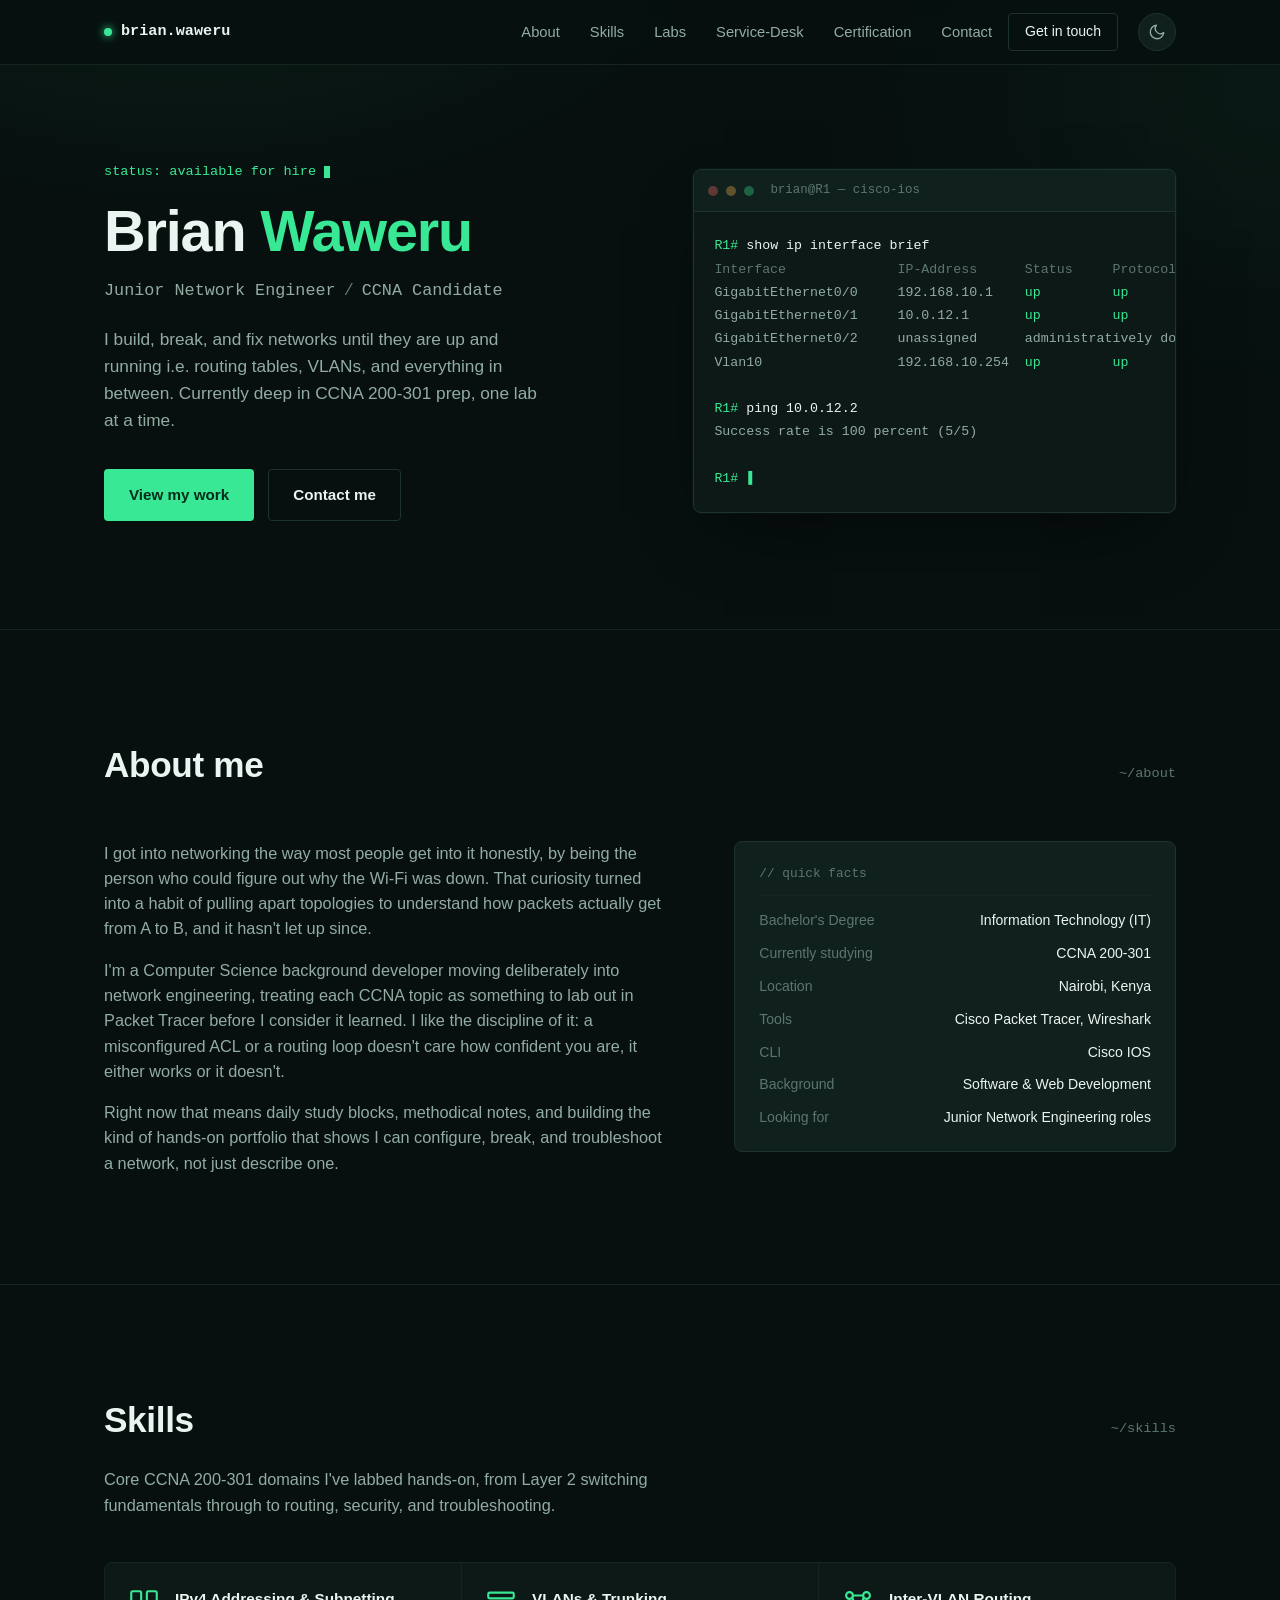
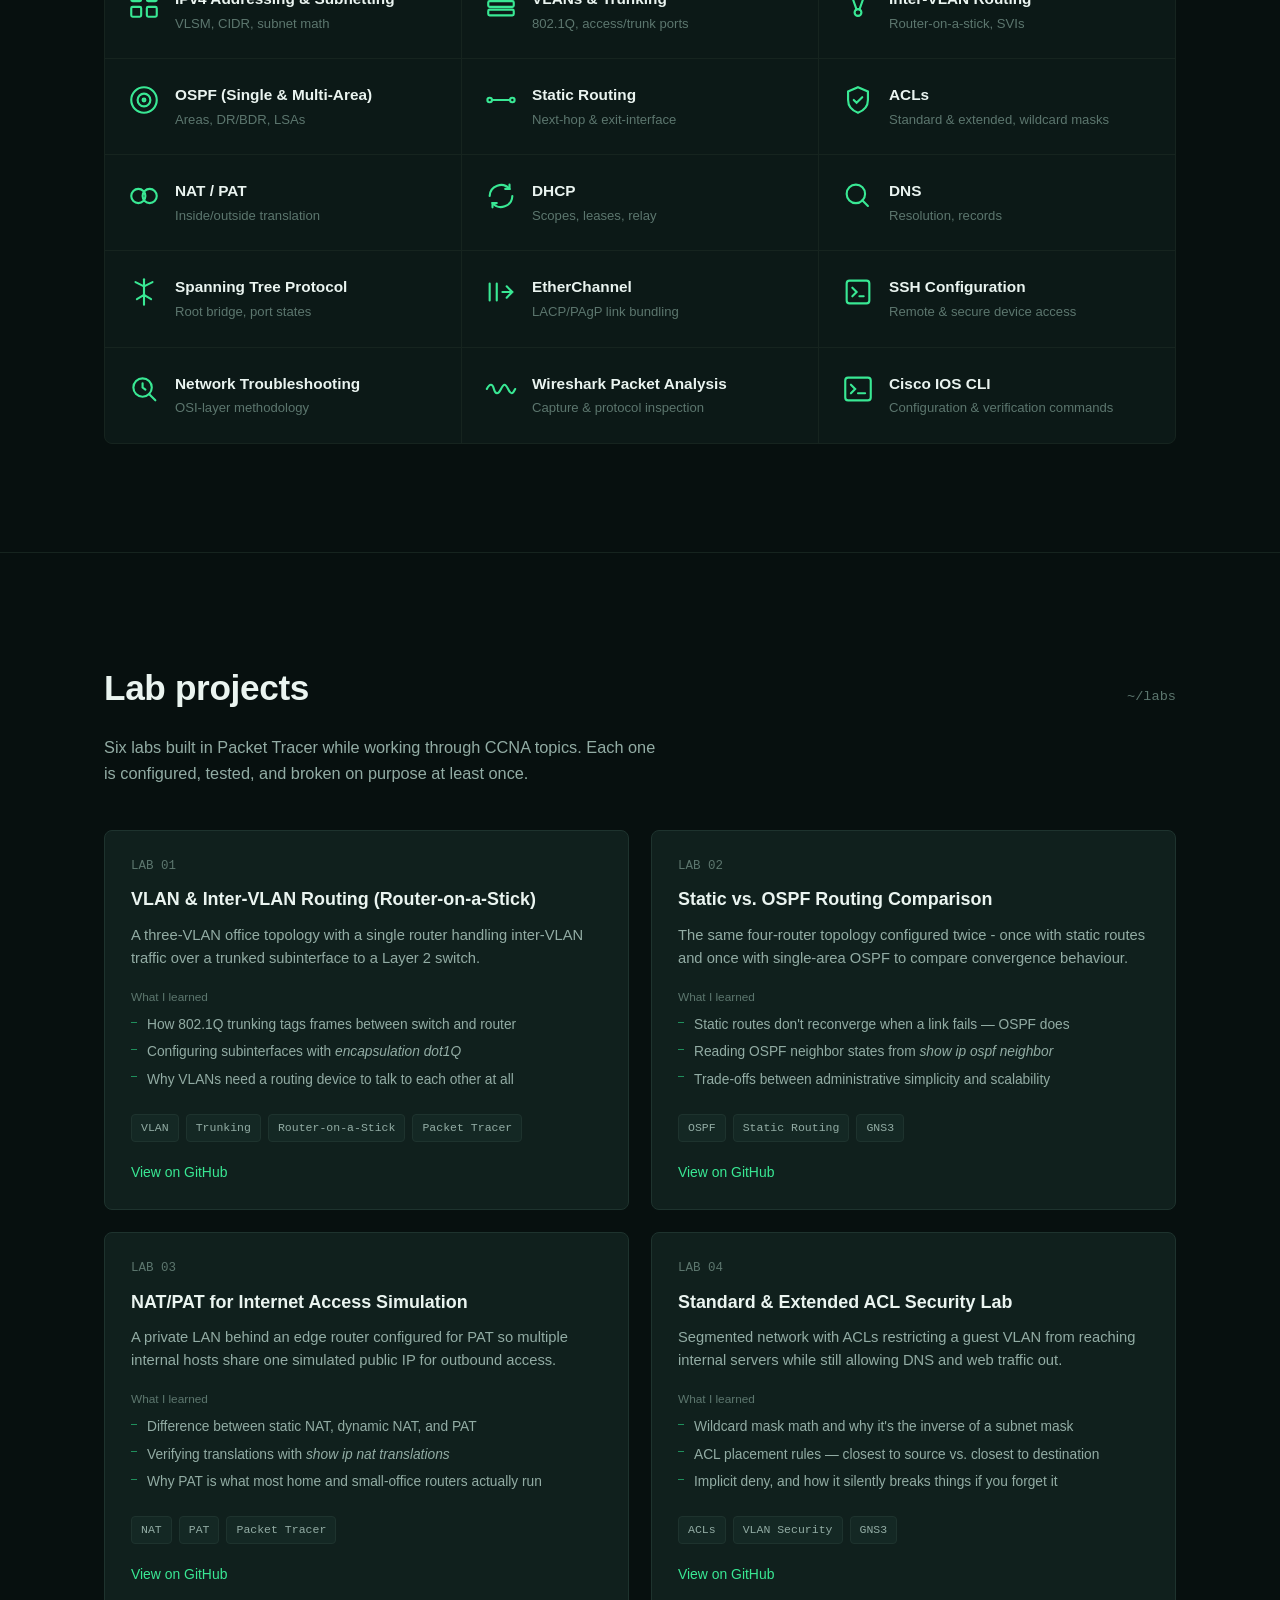
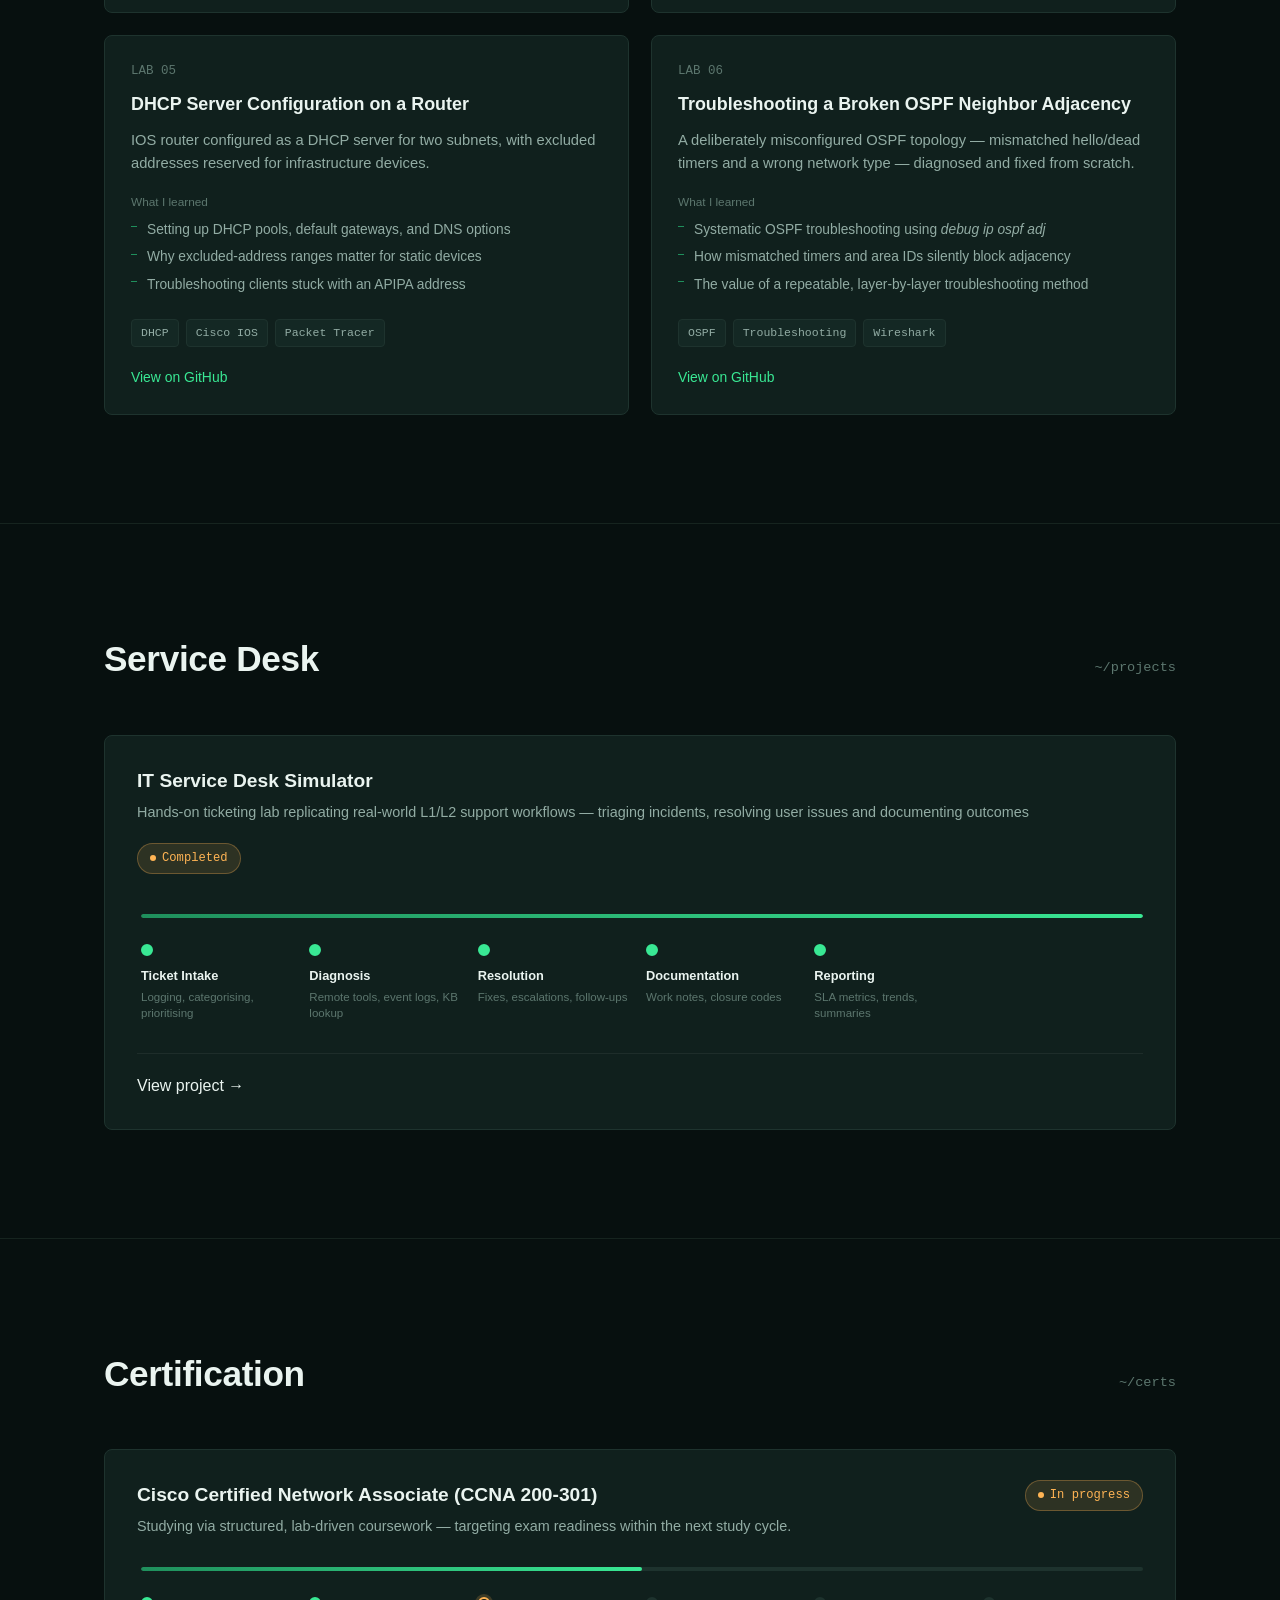
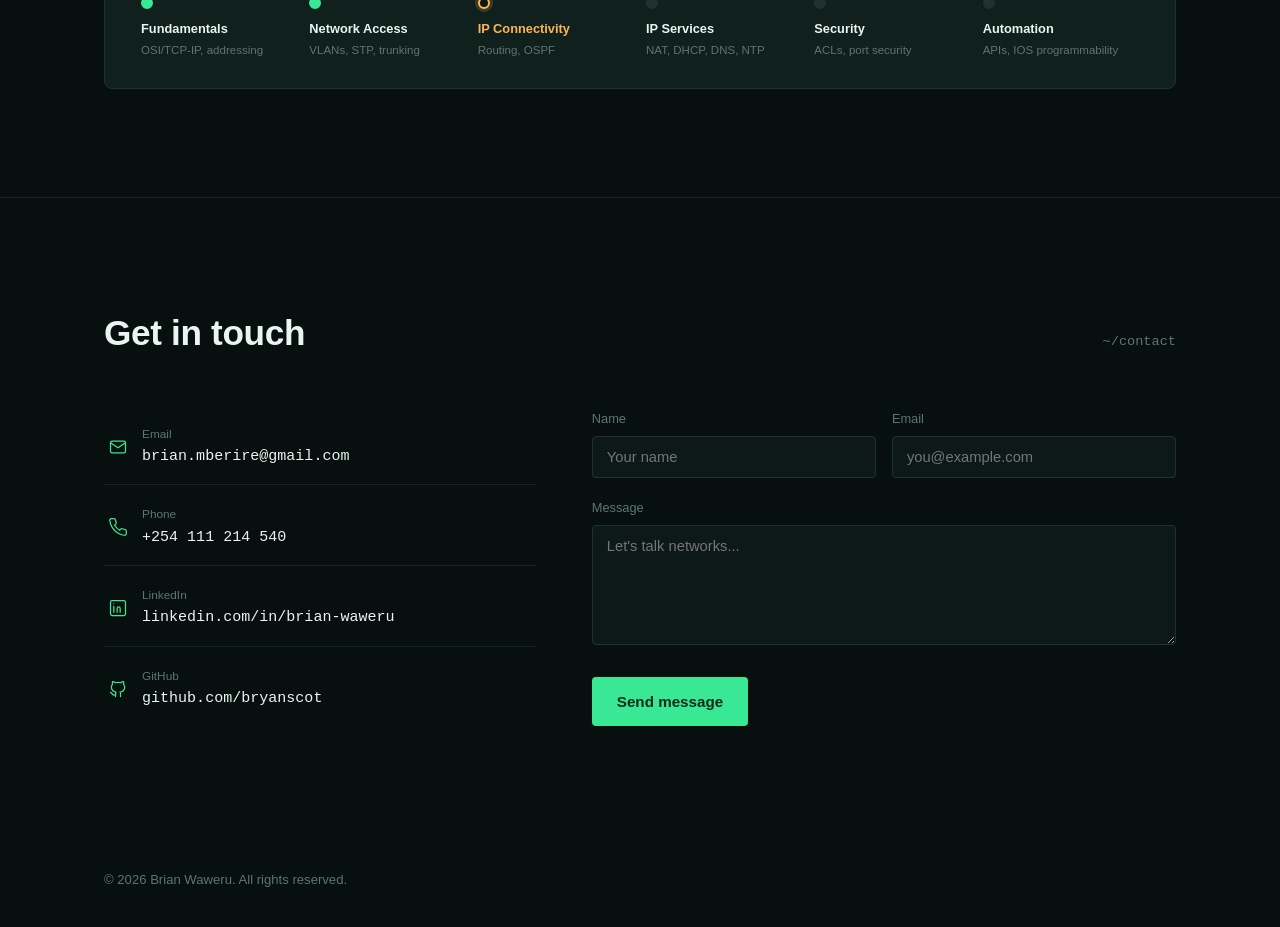
<file: index.html>
<!DOCTYPE html>
<html lang="en">
<head>
<meta charset="UTF-8">
<meta name="viewport" content="width=device-width, initial-scale=1.0">
<title>Brian Waweru — Junior Network Engineer</title>
<meta name="description" content="Portfolio of Brian Waweru, a Junior Network Engineer and CCNA candidate based in Nairobi, Kenya.">
<head>
<meta charset="UTF-8">
<meta name="viewport" content="width=device-width, initial-scale=1.0">
<title>Brian Waweru — Junior Network Engineer</title>
<meta name="description" content="Portfolio of Brian Waweru, a Junior Network Engineer and CCNA candidate based in Nairobi, Kenya.">

<!-- ===================== FAVICON ===================== -->
<link rel="icon" type="image/svg+xml" href="data:image/svg+xml,%3Csvg xmlns='http://www.w3.org/2000/svg' viewBox='0 0 32 32'%3E%3Crect width='32' height='32' rx='6' fill='%2307100f'/%3E%3Ccircle cx='9' cy='9' r='2.4' fill='none' stroke='%2339e894' stroke-width='2'/%3E%3Ccircle cx='23' cy='9' r='2.4' fill='none' stroke='%2339e894' stroke-width='2'/%3E%3Ccircle cx='16' cy='23' r='2.4' fill='none' stroke='%2339e894' stroke-width='2'/%3E%3Cpath d='M11 10.5L14.5 21M21 10.5L17.5 21M11.4 9H20.6' stroke='%2339e894' stroke-width='2' stroke-linecap='round'/%3E%3C/svg%3E">
<link rel="apple-touch-icon" href="data:image/svg+xml,%3Csvg xmlns='http://www.w3.org/2000/svg' viewBox='0 0 32 32'%3E%3Crect width='32' height='32' rx='6' fill='%2307100f'/%3E%3Ccircle cx='9' cy='9' r='2.4' fill='none' stroke='%2339e894' stroke-width='2'/%3E%3Ccircle cx='23' cy='9' r='2.4' fill='none' stroke='%2339e894' stroke-width='2'/%3E%3Ccircle cx='16' cy='23' r='2.4' fill='none' stroke='%2339e894' stroke-width='2'/%3E%3Cpath d='M11 10.5L14.5 21M21 10.5L17.5 21M11.4 9H20.6' stroke='%2339e894' stroke-width='2' stroke-linecap='round'/%3E%3C/svg%3E">
<!-- ================================================== -->

<!-- ===================== OPEN GRAPH / SOCIAL PREVIEW ===================== -->
<!-- Primary OG tags -->
<meta property="og:type" content="website">
<meta property="og:url" content="https://brian-networking-portfolio.vercel.app/">
<meta property="og:title" content="Brian Waweru — Junior Network Engineer">
<meta property="og:description" content="Portfolio of Brian Waweru, a Junior Network Engineer and CCNA candidate based in Nairobi, Kenya.">
<meta property="og:image" content="https://brian-networking-portfolio.vercel.app/preview.png">
<meta property="og:image:width" content="1200">
<meta property="og:image:height" content="630">
<meta property="og:image:alt" content="Brian Waweru — Junior Network Engineer portfolio">
<meta property="og:site_name" content="Brian Waweru">

<!-- Twitter / X card (also used by some chat apps) -->
<meta name="twitter:card" content="summary_large_image">
<meta name="twitter:title" content="Brian Waweru — Junior Network Engineer">
<meta name="twitter:description" content="Portfolio of Brian Waweru, a Junior Network Engineer and CCNA candidate based in Nairobi, Kenya.">
<meta name="twitter:image" content="https://brian-networking-portfolio.vercel.app/preview.png">

<!-- Theme colour for mobile browsers -->
<meta name="theme-color" content="#07100f">
<!-- ====================================================================== -->

<!-- ===================== THEME BOOTSTRAP (runs before paint) ===================== -->
<!-- Dark is the default. This script only sets data-theme="light" when the user
     has explicitly chosen light, or when their OS prefers light AND they have
     no saved preference. Runs synchronously so there is no flash. -->
<script>
  (function () {
    try {
      var saved = localStorage.getItem('theme');
      if (saved === 'light') {
        document.documentElement.setAttribute('data-theme', 'light');
      }
      /* If saved === 'dark' or nothing saved → do nothing → dark default applies.
         We deliberately do NOT auto-follow the OS preference, so dark stays
         the default until the user clicks the toggle. */
    } catch (e) { /* localStorage unavailable — stick with dark default */ }
  })();
</script>
<!-- ============================================================================= -->

<!-- =========================================================
     STYLESHEET
     ========================================================= -->
<link rel="stylesheet" href="styles.css">

</head>
<body>

<!-- =========================================================
     NAVIGATION
     ========================================================= -->
<nav class="nav">
  <div class="wrap">
    <a href="#top" class="nav-id"><span class="dot"></span>brian.waweru</a>
    <ul class="nav-links">
      <li><a href="#about">About</a></li>
      <li><a href="#skills">Skills</a></li>
      <li><a href="#projects">Labs</a></li>
      <li><a href="#hands-on">Service-Desk</a></li>
      <li><a href="#certs">Certification</a></li>
      <li><a href="#contact">Contact</a></li>
    </ul>
    <a href="#contact" class="nav-cta">Get in touch</a>

<button class="theme-toggle" type="button" aria-label="Switch to light mode" aria-pressed="false">
  <!-- Moon icon — visible by default (dark theme) -->
  <svg class="icon icon-moon" viewBox="0 0 24 24" fill="none" stroke="currentColor" stroke-width="1.8" stroke-linecap="round" stroke-linejoin="round" aria-hidden="true">
    <path d="M21 12.8A9 9 0 1 1 11.2 3a7 7 0 0 0 9.8 9.8z"/>
  </svg>
  <!-- Sun icon — visible in light theme -->
  <svg class="icon icon-sun" viewBox="0 0 24 24" fill="none" stroke="currentColor" stroke-width="1.8" stroke-linecap="round" stroke-linejoin="round" aria-hidden="true">
    <circle cx="12" cy="12" r="4"/>
    <path d="M12 2v2M12 20v2M4.9 4.9l1.4 1.4M17.7 17.7l1.4 1.4M2 12h2M20 12h2M4.9 19.1l1.4-1.4M17.7 6.3l1.4-1.4"/>
  </svg>
</button>

<button class="nav-toggle" aria-label="Toggle menu" aria-expanded="false">
  <span></span><span></span><span></span>
</button>
  </div>
</nav>

<!-- =========================================================
     HERO
     ========================================================= -->
<header class="hero" id="top">
  <div class="wrap">
    <div class="hero-copy">
      <p class="hero-eyebrow">status: available for hire<span class="blink"></span></p>
      <h1>Brian <span class="accent">Waweru</span></h1>
      <p class="role">Junior Network Engineer<span class="sep">/</span>CCNA Candidate</p>
      <p class="tagline">I build, break, and fix networks until they are up and running i.e. routing tables, VLANs, and everything in between. Currently deep in CCNA 200-301 prep, one lab at a time.</p>
      <div class="hero-actions">
        <a href="#projects" class="btn btn-primary">View my work</a>
        <a href="#contact" class="btn btn-secondary">Contact me</a>
      </div>
    </div>

    <!-- Decorative CLI window — purely CSS/HTML, no screenshots -->
    <div class="terminal" role="img" aria-label="Terminal window showing a simulated Cisco IOS 'show ip interface brief' command output">
      <div class="terminal-bar">
        <span class="tdot"></span><span class="tdot"></span><span class="tdot"></span>
        <span class="ttitle">brian@R1 — cisco-ios</span>
      </div>
      <pre><span class="prompt">R1#</span> <span class="cmd">show ip interface brief</span>
<span class="hdr">Interface              IP-Address      Status     Protocol</span>
GigabitEthernet0/0     192.168.10.1    <span class="up">up</span>         <span class="up">up</span>
GigabitEthernet0/1     10.0.12.1       <span class="up">up</span>         <span class="up">up</span>
GigabitEthernet0/2     unassigned      administratively down   down
Vlan10                 192.168.10.254  <span class="up">up</span>         <span class="up">up</span>

<span class="prompt">R1#</span> <span class="cmd">ping 10.0.12.2</span>
Success rate is 100 percent (5/5)

<span class="prompt">R1#</span> <span class="cur"></span></pre>
    </div>
  </div>
</header>

<!-- =========================================================
     ABOUT
     ========================================================= -->
<section id="about">
  <div class="wrap">
    <div class="section-head">
      <h2>About me</h2>
      <span class="path">~/about</span>
    </div>

    <div class="about-grid">
      <div class="about-copy">
        <p>I got into networking the way most people get into it honestly, by being the person who could figure out why the Wi-Fi was down. That curiosity turned into a habit of pulling apart topologies to understand how packets actually get from A to B, and it hasn't let up since.</p>
        <p>I'm a Computer Science background developer moving deliberately into network engineering, treating each CCNA topic as something to lab out in Packet Tracer before I consider it learned. I like the discipline of it: a misconfigured ACL or a routing loop doesn't care how confident you are, it either works or it doesn't.</p>
        <p>Right now that means daily study blocks, methodical notes, and building the kind of hands-on portfolio that shows I can configure, break, and troubleshoot a network, not just describe one.</p>
      </div>

      <aside class="facts">
        <p class="facts-title">// quick facts</p>
        <dl>
          <dt>Bachelor's Degree</dt><dd>Information Technology (IT)</dd>
          <dt>Currently studying</dt><dd>CCNA 200-301</dd>
          <dt>Location</dt><dd>Nairobi, Kenya</dd>
          <dt>Tools</dt><dd>Cisco Packet Tracer, Wireshark</dd>
          <dt>CLI</dt><dd>Cisco IOS</dd>
          <dt>Background</dt><dd>Software &amp; Web Development</dd>
          <dt>Looking for</dt><dd>Junior Network Engineering roles</dd>
        </dl>
      </aside>
    </div>
  </div>
</section>

<!-- =========================================================
     SKILLS
     ========================================================= -->
<section id="skills">
  <div class="wrap">
    <div class="section-head">
      <h2>Skills</h2>
      <span class="path">~/skills</span>
    </div>
    <p class="section-lede">Core CCNA 200-301 domains I've labbed hands-on, from Layer 2 switching fundamentals through to routing, security, and troubleshooting.</p>

    <div class="skills-grid">

      <div class="skill-card">
        <span class="skill-icon"><svg viewBox="0 0 24 24" fill="none" stroke="currentColor" stroke-width="1.5" stroke-linecap="round"><rect x="3" y="3" width="7" height="7" rx="1"/><rect x="14" y="3" width="7" height="7" rx="1"/><rect x="3" y="14" width="7" height="7" rx="1"/><rect x="14" y="14" width="7" height="7" rx="1"/></svg></span>
        <div><h3>IPv4 Addressing &amp; Subnetting</h3><p>VLSM, CIDR, subnet math</p></div>
      </div>

      <div class="skill-card">
        <span class="skill-icon"><svg viewBox="0 0 24 24" fill="none" stroke="currentColor" stroke-width="1.5" stroke-linecap="round"><rect x="3" y="4" width="18" height="4" rx="1"/><rect x="3" y="10" width="18" height="4" rx="1"/><rect x="3" y="16" width="18" height="4" rx="1"/></svg></span>
        <div><h3>VLANs &amp; Trunking</h3><p>802.1Q, access/trunk ports</p></div>
      </div>

      <div class="skill-card">
        <span class="skill-icon"><svg viewBox="0 0 24 24" fill="none" stroke="currentColor" stroke-width="1.5" stroke-linecap="round"><circle cx="6" cy="6" r="2.4"/><circle cx="18" cy="6" r="2.4"/><circle cx="12" cy="18" r="2.4"/><path d="M8 7.4L11 16M16 7.4L13 16M8.4 6H15.6"/></svg></span>
        <div><h3>Inter-VLAN Routing</h3><p>Router-on-a-stick, SVIs</p></div>
      </div>

      <div class="skill-card">
        <span class="skill-icon"><svg viewBox="0 0 24 24" fill="none" stroke="currentColor" stroke-width="1.5" stroke-linecap="round"><circle cx="12" cy="12" r="9"/><circle cx="12" cy="12" r="4.5"/><circle cx="12" cy="12" r="1"/></svg></span>
        <div><h3>OSPF (Single &amp; Multi-Area)</h3><p>Areas, DR/BDR, LSAs</p></div>
      </div>

      <div class="skill-card">
        <span class="skill-icon"><svg viewBox="0 0 24 24" fill="none" stroke="currentColor" stroke-width="1.5" stroke-linecap="round"><circle cx="4" cy="12" r="1.6"/><circle cx="20" cy="12" r="1.6"/><path d="M5.6 12H18.4"/></svg></span>
        <div><h3>Static Routing</h3><p>Next-hop &amp; exit-interface</p></div>
      </div>

      <div class="skill-card">
        <span class="skill-icon"><svg viewBox="0 0 24 24" fill="none" stroke="currentColor" stroke-width="1.5" stroke-linecap="round"><path d="M12 3l7 3v6c0 4.5-3 7.5-7 9-4-1.5-7-4.5-7-9V6l7-3z"/><path d="M9 12l2 2 4-4"/></svg></span>
        <div><h3>ACLs</h3><p>Standard &amp; extended, wildcard masks</p></div>
      </div>

      <div class="skill-card">
        <span class="skill-icon"><svg viewBox="0 0 24 24" fill="none" stroke="currentColor" stroke-width="1.5" stroke-linecap="round"><circle cx="8" cy="12" r="5"/><circle cx="16" cy="12" r="5"/></svg></span>
        <div><h3>NAT / PAT</h3><p>Inside/outside translation</p></div>
      </div>

      <div class="skill-card">
        <span class="skill-icon"><svg viewBox="0 0 24 24" fill="none" stroke="currentColor" stroke-width="1.5" stroke-linecap="round"><path d="M4 12a8 8 0 0 1 14-5"/><path d="M18 4v3h-3"/><path d="M20 12a8 8 0 0 1-14 5"/><path d="M6 20v-3h3"/></svg></span>
        <div><h3>DHCP</h3><p>Scopes, leases, relay</p></div>
      </div>

      <div class="skill-card">
        <span class="skill-icon"><svg viewBox="0 0 24 24" fill="none" stroke="currentColor" stroke-width="1.5" stroke-linecap="round"><circle cx="10.5" cy="10.5" r="6.5"/><path d="M19 19l-4-4"/></svg></span>
        <div><h3>DNS</h3><p>Resolution, records</p></div>
      </div>

      <div class="skill-card">
        <span class="skill-icon"><svg viewBox="0 0 24 24" fill="none" stroke="currentColor" stroke-width="1.5" stroke-linecap="round"><path d="M12 3v18"/><path d="M12 8L6 5M12 8l6-3M12 14l-5 3M12 14l5 3"/></svg></span>
        <div><h3>Spanning Tree Protocol</h3><p>Root bridge, port states</p></div>
      </div>

      <div class="skill-card">
        <span class="skill-icon"><svg viewBox="0 0 24 24" fill="none" stroke="currentColor" stroke-width="1.5" stroke-linecap="round"><path d="M4 6v12M9 6v12M20 12H13M16 8l4 4-4 4"/></svg></span>
        <div><h3>EtherChannel</h3><p>LACP/PAgP link bundling</p></div>
      </div>

      <div class="skill-card">
        <span class="skill-icon"><svg viewBox="0 0 24 24" fill="none" stroke="currentColor" stroke-width="1.5" stroke-linecap="round"><rect x="4" y="4" width="16" height="16" rx="2"/><path d="M8 9l3 3-3 3M13 15h3"/></svg></span>
        <div><h3>SSH Configuration</h3><p>Remote &amp; secure device access</p></div>
      </div>

      <div class="skill-card">
        <span class="skill-icon"><svg viewBox="0 0 24 24" fill="none" stroke="currentColor" stroke-width="1.5" stroke-linecap="round"><circle cx="11" cy="11" r="6.5"/><path d="M20 20l-4.3-4.3"/><path d="M11 8v3l2 1.5"/></svg></span>
        <div><h3>Network Troubleshooting</h3><p>OSI-layer methodology</p></div>
      </div>

      <div class="skill-card">
        <span class="skill-icon"><svg viewBox="0 0 24 24" fill="none" stroke="currentColor" stroke-width="1.5" stroke-linecap="round"><path d="M2 12c2-4 4-4 5 0s3 4 5 0 3-4 5 0 3 4 5 0"/></svg></span>
        <div><h3>Wireshark Packet Analysis</h3><p>Capture &amp; protocol inspection</p></div>
      </div>

      <div class="skill-card">
        <span class="skill-icon"><svg viewBox="0 0 24 24" fill="none" stroke="currentColor" stroke-width="1.5" stroke-linecap="round"><rect x="3" y="4" width="18" height="16" rx="2"/><path d="M7 9l3 3-3 3M12 15h5"/></svg></span>
        <div><h3>Cisco IOS CLI</h3><p>Configuration &amp; verification commands</p></div>
      </div>

    </div>
  </div>
</section>

<!-- =========================================================
     PROJECTS / LAB WORK
     ========================================================= -->
<section id="projects">
  <div class="wrap">
    <div class="section-head">
      <h2>Lab projects</h2>
      <span class="path">~/labs</span>
    </div>
    <p class="section-lede">Six labs built in Packet Tracer while working through CCNA topics. Each one is configured, tested, and broken on purpose at least once.</p>

    <div class="projects-grid">

      <article class="project-card">
        <p class="project-num">LAB 01</p>
        <h3>VLAN &amp; Inter-VLAN Routing (Router-on-a-Stick)</h3>
        <p class="desc">A three-VLAN office topology with a single router handling inter-VLAN traffic over a trunked subinterface to a Layer 2 switch.</p>
        <p class="block-label">What I learned</p>
        <ul class="learned-list">
          <li>How 802.1Q trunking tags frames between switch and router</li>
          <li>Configuring subinterfaces with <em>encapsulation dot1Q</em></li>
          <li>Why VLANs need a routing device to talk to each other at all</li>
        </ul>
        <div class="tag-list"><span class="tag">VLAN</span><span class="tag">Trunking</span><span class="tag">Router-on-a-Stick</span><span class="tag">Packet Tracer</span></div>
        <a href="https://github.com/bryanscot/ccna-labs/tree/main/01-vlan-intervlan-router-on-a-stick" target="_blank" class="proj-link">View on GitHub</a>
      </article>

      <article class="project-card">
        <p class="project-num">LAB 02</p>
        <h3>Static vs. OSPF Routing Comparison</h3>
        <p class="desc">The same four-router topology configured twice - once with static routes and once with single-area OSPF to compare convergence behaviour.</p>
        <p class="block-label">What I learned</p>
        <ul class="learned-list">
          <li>Static routes don't reconverge when a link fails — OSPF does</li>
          <li>Reading OSPF neighbor states from <em>show ip ospf neighbor</em></li>
          <li>Trade-offs between administrative simplicity and scalability</li>
        </ul>
        <div class="tag-list"><span class="tag">OSPF</span><span class="tag">Static Routing</span><span class="tag">GNS3</span></div>
        <a href="https://github.com/bryanscot/ccna-labs/tree/main/02-static-vs-ospf" 
           class="proj-link" target="_blank" rel="noopener noreferrer"> View on GitHub</a>
      </article>

      <article class="project-card">
        <p class="project-num">LAB 03</p>
        <h3>NAT/PAT for Internet Access Simulation</h3>
        <p class="desc">A private LAN behind an edge router configured for PAT so multiple internal hosts share one simulated public IP for outbound access.</p>
        <p class="block-label">What I learned</p>
        <ul class="learned-list">
          <li>Difference between static NAT, dynamic NAT, and PAT</li>
          <li>Verifying translations with <em>show ip nat translations</em></li>
          <li>Why PAT is what most home and small-office routers actually run</li>
        </ul>
        <div class="tag-list"><span class="tag">NAT</span><span class="tag">PAT</span><span class="tag">Packet Tracer</span></div>
        <a href="https://github.com/bryanscot/ccna-labs/tree/main/03-nat-pat" 
   class="proj-link" target="_blank" rel="noopener noreferrer">
  View on GitHub
</a>
      </article>

      <article class="project-card">
        <p class="project-num">LAB 04</p>
        <h3>Standard &amp; Extended ACL Security Lab</h3>
        <p class="desc">Segmented network with ACLs restricting a guest VLAN from reaching internal servers while still allowing DNS and web traffic out.</p>
        <p class="block-label">What I learned</p>
        <ul class="learned-list">
          <li>Wildcard mask math and why it's the inverse of a subnet mask</li>
          <li>ACL placement rules — closest to source vs. closest to destination</li>
          <li>Implicit deny, and how it silently breaks things if you forget it</li>
        </ul>
        <div class="tag-list"><span class="tag">ACLs</span><span class="tag">VLAN Security</span><span class="tag">GNS3</span></div>
        <a href="https://github.com/bryanscot/ccna-labs" class="proj-link">View on GitHub</a>
      </article>

      <article class="project-card">
        <p class="project-num">LAB 05</p>
        <h3>DHCP Server Configuration on a Router</h3>
        <p class="desc">IOS router configured as a DHCP server for two subnets, with excluded addresses reserved for infrastructure devices.</p>
        <p class="block-label">What I learned</p>
        <ul class="learned-list">
          <li>Setting up DHCP pools, default gateways, and DNS options</li>
          <li>Why excluded-address ranges matter for static devices</li>
          <li>Troubleshooting clients stuck with an APIPA address</li>
        </ul>
        <div class="tag-list"><span class="tag">DHCP</span><span class="tag">Cisco IOS</span><span class="tag">Packet Tracer</span></div>
        <a href="https://github.com/bryanscot/ccna-labs" class="proj-link">View on GitHub</a>
      </article>

      <article class="project-card">
        <p class="project-num">LAB 06</p>
        <h3>Troubleshooting a Broken OSPF Neighbor Adjacency</h3>
        <p class="desc">A deliberately misconfigured OSPF topology — mismatched hello/dead timers and a wrong network type — diagnosed and fixed from scratch.</p>
        <p class="block-label">What I learned</p>
        <ul class="learned-list">
          <li>Systematic OSPF troubleshooting using <em>debug ip ospf adj</em></li>
          <li>How mismatched timers and area IDs silently block adjacency</li>
          <li>The value of a repeatable, layer-by-layer troubleshooting method</li>
        </ul>
        <div class="tag-list"><span class="tag">OSPF</span><span class="tag">Troubleshooting</span><span class="tag">Wireshark</span></div>
        <a href="https://github.com/bryanscot/ccna-labs" class="proj-link">View on GitHub</a>
      </article>

    </div>
  </div>
</section>

<!-- =========================================================
     service-desk
     ========================================================= -->
<section id="hands-on">
  <div class="wrap">
    <div class="section-head">
      <h2>Service Desk</h2>
      <span class="path">~/projects</span>
    </div>

    <div class="cert-card project-card">
      <div class="cert-top">
        <div>
          <h3>IT Service Desk Simulator</h3>
          <p>Hands-on ticketing lab replicating real-world L1/L2 support workflows — triaging incidents, resolving user issues and documenting outcomes</p>
        </div>
        <span class="status-pill status-done"><span class="pdot"></span>Completed</span>
      </div>

      <div class="timeline">
        <div class="timeline-track"><div class="timeline-fill project-fill"></div></div>
        <div class="timeline-stages">
          <div class="stage done">
            <div class="stage-dot"></div>
            <h4>Ticket Intake</h4>
            <p>Logging, categorising, prioritising</p>
          </div>
          <div class="stage done">
            <div class="stage-dot"></div>
            <h4>Diagnosis</h4>
            <p>Remote tools, event logs, KB lookup</p>
          </div>
          <div class="stage done">
            <div class="stage-dot"></div>
            <h4>Resolution</h4>
            <p>Fixes, escalations, follow-ups</p>
          </div>
          <div class="stage done">
            <div class="stage-dot"></div>
            <h4>Documentation</h4>
            <p>Work notes, closure codes</p>
          </div>
          <div class="stage done">
            <div class="stage-dot"></div>
            <h4>Reporting</h4>
            <p>SLA metrics, trends, summaries</p>
          </div>
        </div>
      </div>

      <div class="cert-actions">
        <a href="#" class="btn-link" target="_blank" rel="noopener noreferrer">View project →</a>
      </div>
    </div>

  </div>
</section>

<!-- =========================================================
     CERTIFICATIONS / STUDY PROGRESS
     ========================================================= -->
<section id="certs">
  <div class="wrap">
    <div class="section-head">
      <h2>Certification</h2>
      <span class="path">~/certs</span>
    </div>

    <!-- CCNA 200-301 study progress timeline -->
      <div class="cert-card">
      <div class="cert-top">
        <div>
          <h3>Cisco Certified Network Associate (CCNA 200-301)</h3>
          <p>Studying via structured, lab-driven coursework — targeting exam readiness within the next study cycle.</p>
        </div>
        <span class="status-pill"><span class="pdot"></span>In progress</span>
      </div>

      <div class="timeline">
        <div class="timeline-track"><div class="timeline-fill ccna-fill"></div></div>
        <div class="timeline-stages">
          <div class="stage done">
            <div class="stage-dot"></div>
            <h4>Fundamentals</h4>
            <p>OSI/TCP-IP, addressing</p>
          </div>
          <div class="stage done">
            <div class="stage-dot"></div>
            <h4>Network Access</h4>
            <p>VLANs, STP, trunking</p>
          </div>
          <div class="stage current">
            <div class="stage-dot"></div>
            <h4>IP Connectivity</h4>
            <p>Routing, OSPF</p>
          </div>
          <div class="stage">
            <div class="stage-dot"></div>
            <h4>IP Services</h4>
            <p>NAT, DHCP, DNS, NTP</p>
          </div>
          <div class="stage">
            <div class="stage-dot"></div>
            <h4>Security</h4>
            <p>ACLs, port security</p>
          </div>
          <div class="stage">
            <div class="stage-dot"></div>
            <h4>Automation</h4>
            <p>APIs, IOS programmability</p>
          </div>
        </div>
      </div>
    </div>
</div>
</section>



<!-- =========================================================
     CONTACT
     ========================================================= -->
<section id="contact">
  <div class="wrap">
    <div class="section-head">
      <h2>Get in touch</h2>
      <span class="path">~/contact</span>
    </div>

    <div class="contact-grid">
      <div class="contact-list">
        <div class="contact-item">
          <span class="c-icon"><svg viewBox="0 0 24 24" fill="none" stroke="currentColor" stroke-width="1.5" stroke-linecap="round" stroke-linejoin="round"><rect x="3" y="5" width="18" height="14" rx="2"/><path d="M3 7l9 6 9-6"/></svg></span>
          <div>
            <p class="c-label">Email</p>
            <p class="c-value"><a href="mailto:brian.mberire@gmail.com">brian.mberire@gmail.com</a></p>
          </div>
        </div>
        <div class="contact-item">
          <span class="c-icon"><svg viewBox="0 0 24 24" fill="none" stroke="currentColor" stroke-width="1.5" stroke-linecap="round" stroke-linejoin="round"><path d="M22 16.9v3a2 2 0 0 1-2.2 2 19.8 19.8 0 0 1-8.6-3.1 19.5 19.5 0 0 1-6-6A19.8 19.8 0 0 1 2.1 4.2 2 2 0 0 1 4.1 2h3a2 2 0 0 1 2 1.7c.1 1 .4 1.9.7 2.8a2 2 0 0 1-.5 2.1L8 9.9a16 16 0 0 0 6 6l1.3-1.3a2 2 0 0 1 2.1-.5c.9.3 1.8.6 2.8.7a2 2 0 0 1 1.7 2z"/></svg></span>
          <div>
            <p class="c-label">Phone</p>
            <p class="c-value"><a href="tel:+254111214540">+254 111 214 540</a></p>
          </div>
        </div>
        <div class="contact-item">
          <span class="c-icon"><svg viewBox="0 0 24 24" fill="none" stroke="currentColor" stroke-width="1.5" stroke-linecap="round" stroke-linejoin="round"><rect x="3" y="3" width="18" height="18" rx="2"/><path d="M7 10v7M7 7v.01M11 17v-4.5a1.8 1.8 0 0 1 3.6 0V17M14.6 17v-4.5"/></svg></span>
          <div>
            <p class="c-label">LinkedIn</p>
            <p class="c-value"><a href="https://www.linkedin.com/in/brian-waweru-a08141264" target="_blank" rel="noopener noreferrer">linkedin.com/in/brian-waweru</a></p>
          </div>
        </div>
        <div class="contact-item">
          <span class="c-icon"><svg viewBox="0 0 24 24" fill="none" stroke="currentColor" stroke-width="1.5" stroke-linecap="round" stroke-linejoin="round"><path d="M9 19c-4.3 1.4-4.3-2.5-6-3m12 5v-3.4c0-1 .1-1.4-.5-2 2.8-.3 5.5-1.4 5.5-6a4.6 4.6 0 0 0-1.3-3.2 4.2 4.2 0 0 0-.1-3.2s-1.1-.3-3.5 1.3a12.3 12.3 0 0 0-6.2 0C6.6 2.9 5.5 3.2 5.5 3.2a4.2 4.2 0 0 0-.1 3.2A4.6 4.6 0 0 0 4.1 9.6c0 4.6 2.7 5.7 5.5 6-.6.6-.6 1.2-.5 2V21"/></svg></span>
          <div>
            <p class="c-label">GitHub</p>
            <p class="c-value"><a href="https://github.com/bryanscot" target="_blank" rel="noopener noreferrer">github.com/bryanscot</a></p>
          </div>
        </div>
      </div>

      <form class="form-grid" action="https://api.web3forms.com/submit" method="POST">
        <!-- Replace YOUR-ACCESS-KEY-HERE with the key from Step 1 -->
        <input type="hidden" name="access_key" value="89e4f423-5d29-4651-996e-344392ddf9c1">
        
        <!-- Optional: Customize the email you receive -->
        <input type="hidden" name="subject" value="New Portfolio Message from Brian's Website">
        <input type="hidden" name="from_name" value="Brian's Portfolio">
        
        <!-- This is a spam honeypot - bots fill it out, humans don't see it -->
        <input type="checkbox" name="botcheck" class="hidden" style="display: none;">

        <div class="form-row">
          <div class="field">
            <label for="name">Name</label>
            <input type="text" id="name" name="name" placeholder="Your name" required>
          </div>
          <div class="field">
            <label for="email">Email</label>
            <input type="email" id="email" name="email" placeholder="you@example.com" required>
          </div>
        </div>
        <div class="field">
          <label for="message">Message</label>
          <textarea id="message" name="message" placeholder="Let's talk networks..." required></textarea>
        </div>
        <button type="submit" class="btn btn-primary">Send message</button>
      </form>
    </div>
  </div>
</section>

<!-- =========================================================
     FOOTER
     ========================================================= -->
<footer>
<div class="wrap">
  <p>&copy; <span id="year">2026</span> Brian Waweru. All rights reserved.</p>
</div>
</footer>



<script>
  document.getElementById('year').textContent = new Date().getFullYear();
</script>

<script src="script.js" defer></script>

</body>
</html>
</file>
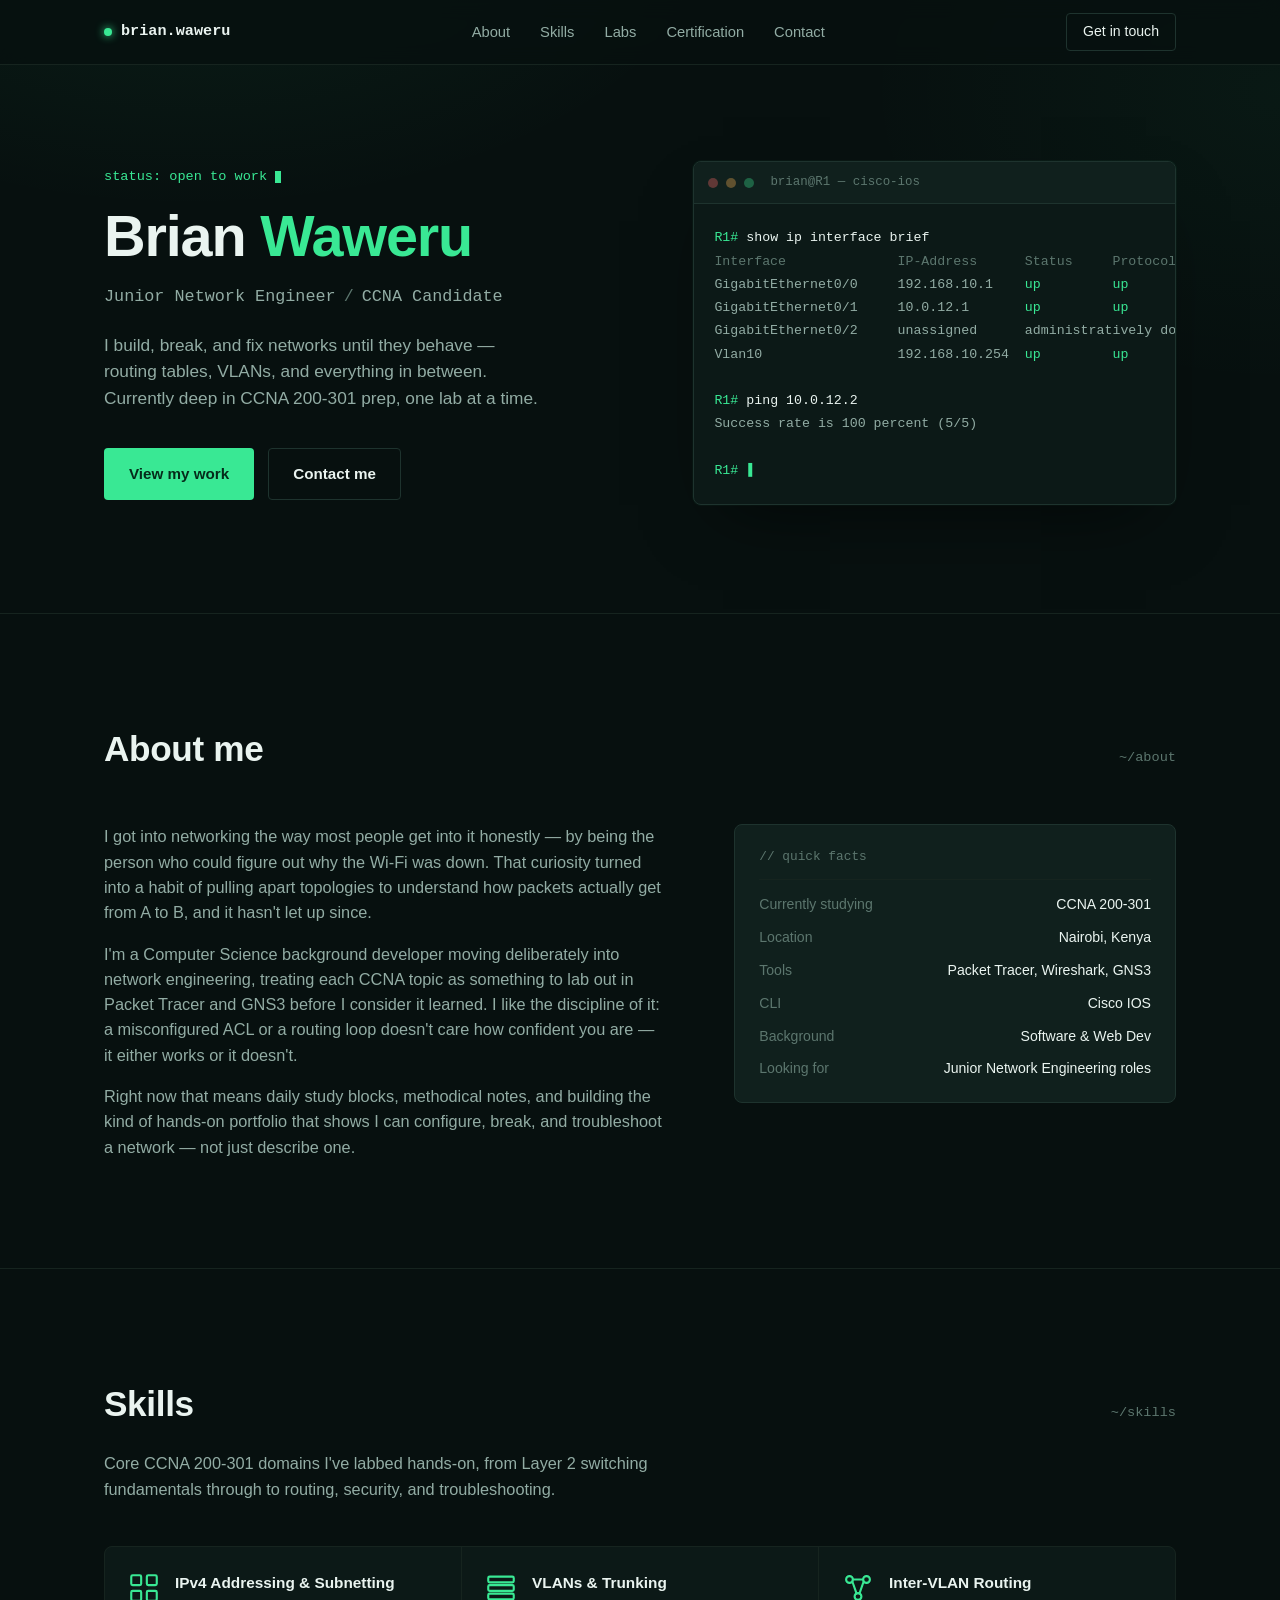
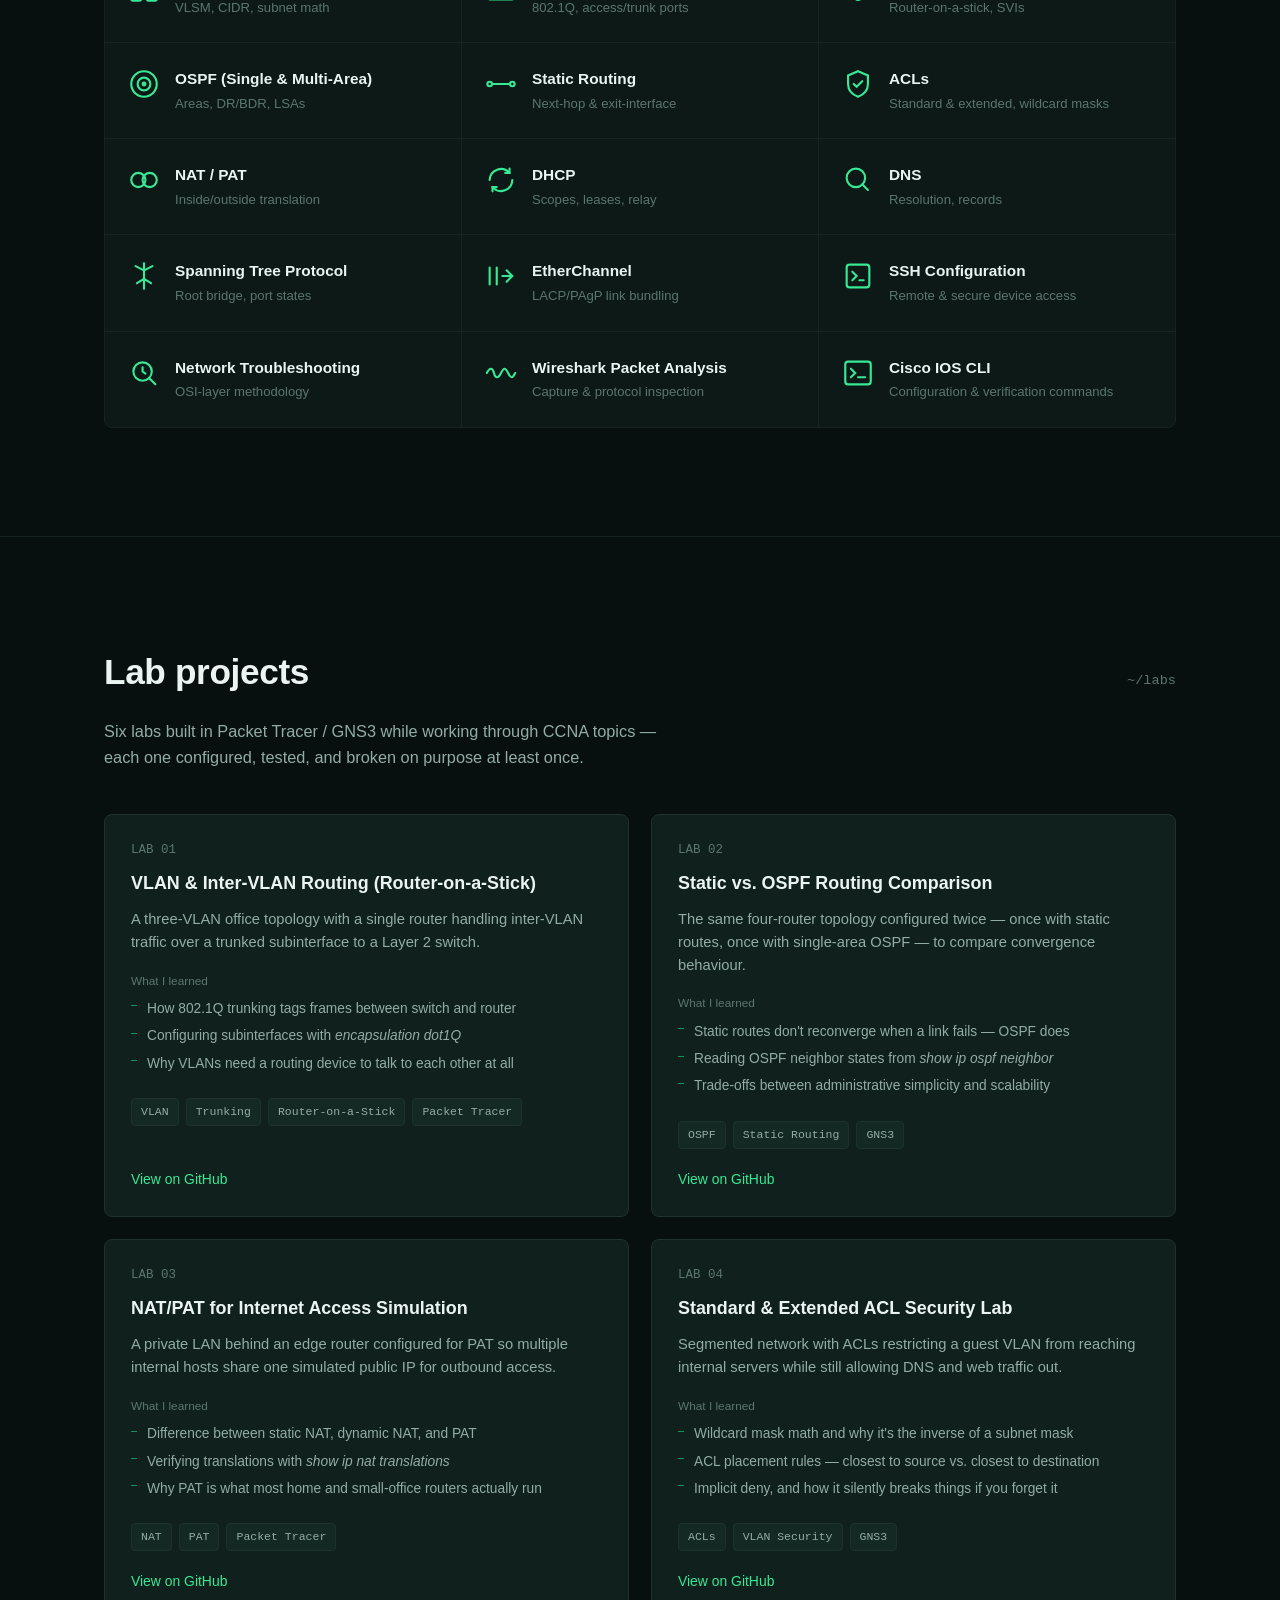
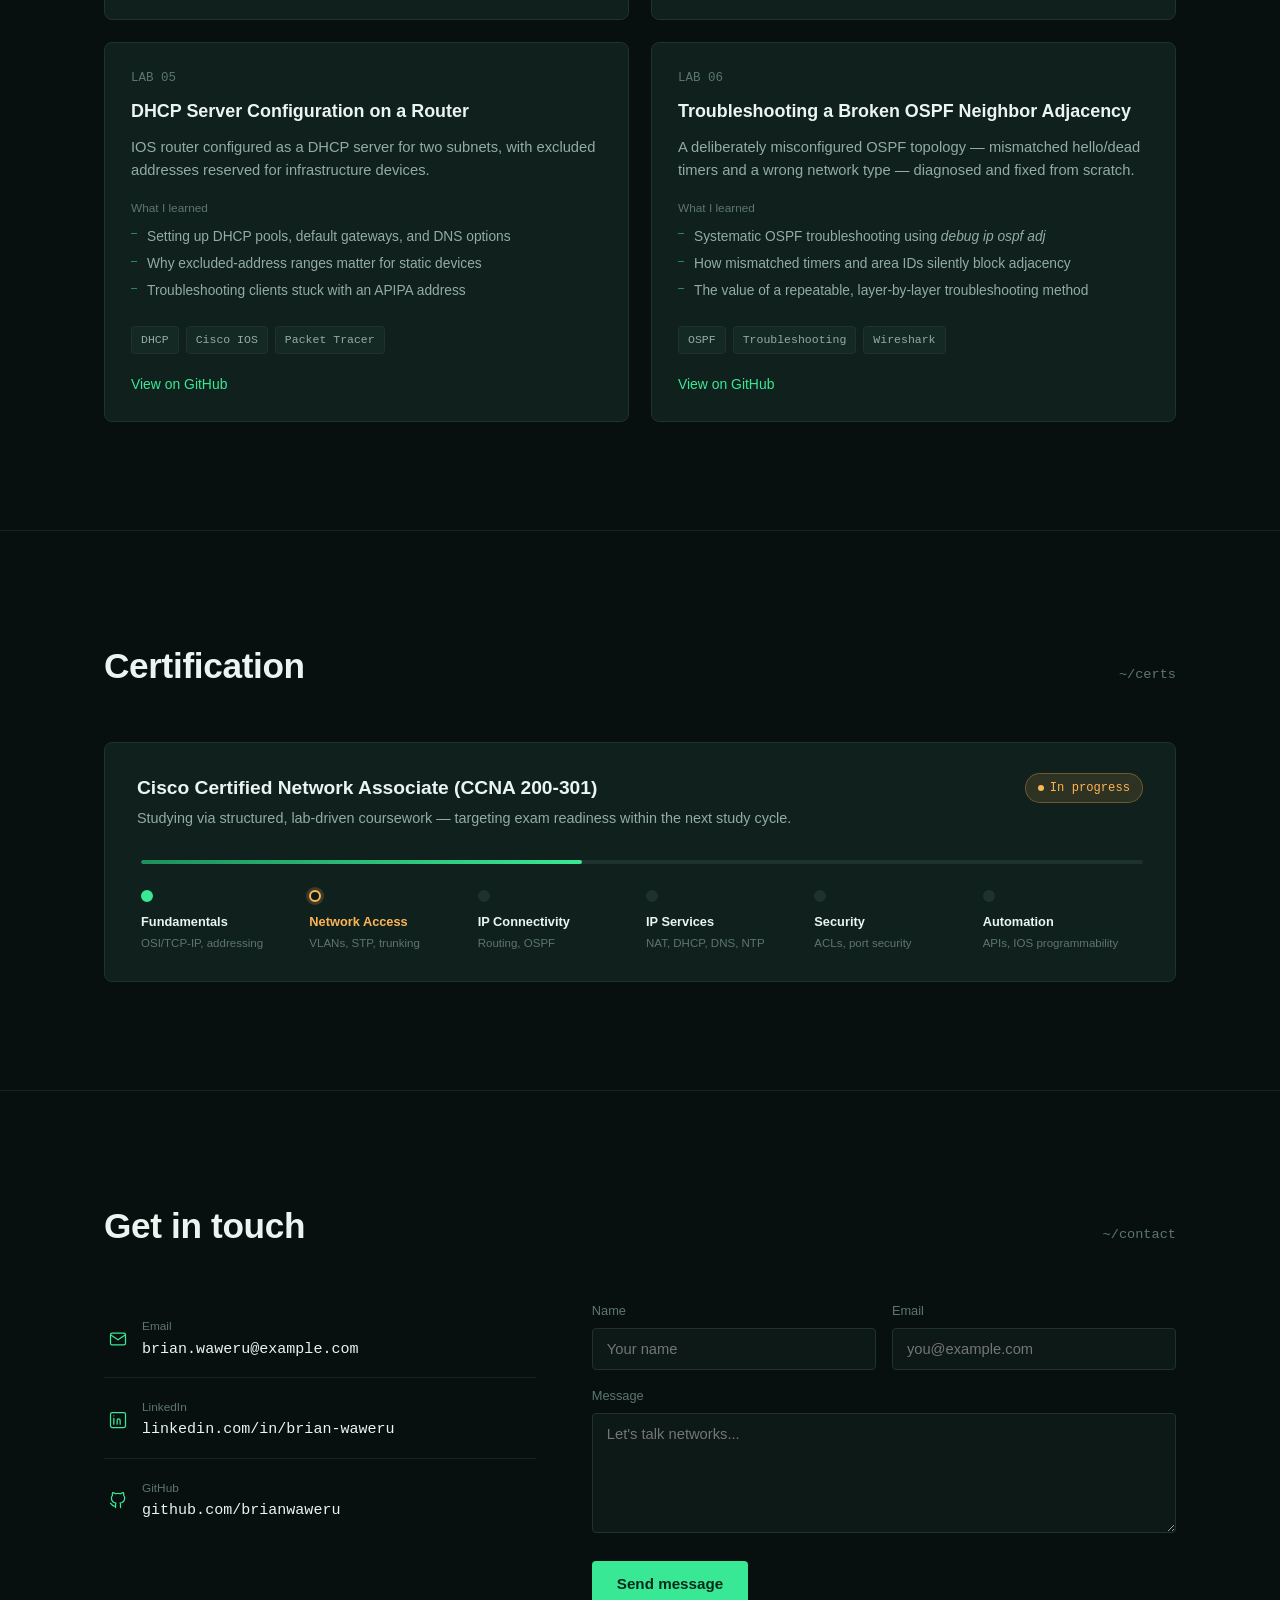
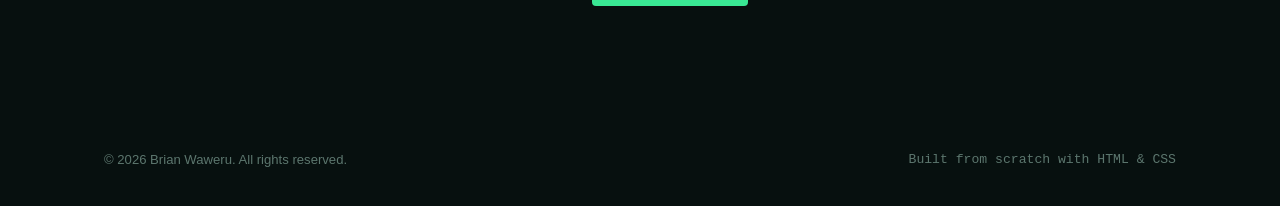
<file: Networking portfolio.html>
<!DOCTYPE html>
<html lang="en">
<head>
<meta charset="UTF-8">
<meta name="viewport" content="width=device-width, initial-scale=1.0">
<title>Brian Waweru — Junior Network Engineer</title>
<meta name="description" content="Portfolio of Brian Waweru, a Junior Network Engineer and CCNA candidate based in Nairobi, Kenya.">

<style>
/* ==========================================================================
   1. DESIGN TOKENS
   Change these values to re-skin the whole site. The palette is built
   around a dark "console" background with a single signal-green accent,
   the colour a terminal prompt or a link-up LED would use, plus a dim
   amber reserved for "in progress" states so the two never compete.
   ========================================================================== */
:root {
  /* Backgrounds, darkest to lightest */
  --bg:          #07100f;
  --bg-alt:      #0c1917;
  --surface:     #10201d;
  --surface-2:   #142824;
  --border:      #1e332e;
  --border-soft: #16241f;

  /* Text */
  --text:        #eaf4f0;
  --text-dim:    #92aca4;
  --text-faint:  #5c766e;

  /* Accents */
  --accent:      #39e894;   /* signal green — links, primary actions, "up" state */
  --accent-dim:  #1f8f5c;
  --amber:       #ffb454;   /* reserved for "in progress" / pending states only */
  --red:         #ff6b6b;   /* reserved for "down" / error states only */

  /* Type */
  --font-body: -apple-system, "Segoe UI", Roboto, Helvetica, Arial, sans-serif;
  --font-mono: ui-monospace, "SFMono-Regular", "Cascadia Mono", "JetBrains Mono", Menlo, Consolas, monospace;

  /* Layout */
  --content-w: 1120px;
  --radius-sm: 4px;
  --radius-md: 8px;
}

/* ==========================================================================
   2. RESET & BASE
   ========================================================================== */
* { box-sizing: border-box; margin: 0; padding: 0; }

html {
  scroll-behavior: smooth;
  scroll-padding-top: 76px; /* keeps anchored sections clear of the sticky nav */
}

body {
  background: var(--bg);
  color: var(--text);
  font-family: var(--font-body);
  line-height: 1.55;
  -webkit-font-smoothing: antialiased;
  background-image:
    radial-gradient(ellipse 900px 500px at 15% -10%, rgba(57,232,148,0.07), transparent 60%),
    radial-gradient(ellipse 700px 500px at 100% 10%, rgba(57,232,148,0.04), transparent 60%);
  background-attachment: fixed;
}

img, svg { display: block; max-width: 100%; }

a { color: inherit; text-decoration: none; }

ul { list-style: none; }

button, input, textarea { font-family: inherit; color: inherit; }

::selection { background: var(--accent); color: #05130f; }

/* Visible keyboard focus everywhere, not just for mouse users */
a:focus-visible, button:focus-visible, input:focus-visible, textarea:focus-visible {
  outline: 2px solid var(--accent);
  outline-offset: 3px;
  border-radius: var(--radius-sm);
}

@media (prefers-reduced-motion: reduce) {
  html { scroll-behavior: auto; }
  *, *::before, *::after { animation-duration: 0.001ms !important; transition-duration: 0.001ms !important; }
}

.wrap {
  max-width: var(--content-w);
  margin: 0 auto;
  padding: 0 24px;
}

section { padding: 108px 0; border-bottom: 1px solid var(--border-soft); }
section:last-of-type { border-bottom: none; }

.section-head {
  display: flex;
  align-items: baseline;
  justify-content: space-between;
  gap: 24px;
  margin-bottom: 48px;
  flex-wrap: wrap;
}

.section-head h2 {
  font-size: clamp(1.7rem, 3vw, 2.2rem);
  font-weight: 650;
  letter-spacing: -0.01em;
}

.section-head .path {
  font-family: var(--font-mono);
  font-size: 0.85rem;
  color: var(--text-faint);
}

.section-lede {
  color: var(--text-dim);
  max-width: 62ch;
  font-size: 1.02rem;
  margin-top: -28px;
  margin-bottom: 44px;
}

/* ==========================================================================
   3. NAVIGATION
   ========================================================================== */
.nav {
  position: sticky;
  top: 0;
  z-index: 100;
  background: rgba(7, 16, 15, 0.82);
  backdrop-filter: blur(10px);
  -webkit-backdrop-filter: blur(10px);
  border-bottom: 1px solid var(--border-soft);
}

.nav .wrap {
  display: flex;
  align-items: center;
  justify-content: space-between;
  height: 64px;
}

.nav-id {
  display: flex;
  align-items: center;
  gap: 9px;
  font-family: var(--font-mono);
  font-weight: 600;
  font-size: 0.95rem;
}

.nav-id .dot {
  width: 8px; height: 8px; border-radius: 50%;
  background: var(--accent);
  box-shadow: 0 0 8px var(--accent);
  flex-shrink: 0;
}

.nav-links {
  display: flex;
  gap: 30px;
  font-size: 0.92rem;
  color: var(--text-dim);
}

.nav-links a { position: relative; padding: 4px 0; transition: color 0.15s ease; }
.nav-links a:hover { color: var(--text); }
.nav-links a::after {
  content: "";
  position: absolute; left: 0; bottom: 0;
  width: 0; height: 1px;
  background: var(--accent);
  transition: width 0.2s ease;
}
.nav-links a:hover::after { width: 100%; }

.nav-cta {
  border: 1px solid var(--border);
  padding: 7px 16px;
  border-radius: var(--radius-sm);
  font-size: 0.88rem;
  color: var(--text);
  transition: border-color 0.15s ease, background 0.15s ease;
}
.nav-cta:hover { border-color: var(--accent); background: rgba(57,232,148,0.08); }

.nav-toggle { display: none; }

/* ==========================================================================
   4. HERO
   ========================================================================== */
.hero {
  padding: 96px 0 108px;
  border-bottom: 1px solid var(--border-soft);
}

.hero .wrap {
  display: grid;
  grid-template-columns: 1.05fr 0.95fr;
  gap: 56px;
  align-items: center;
}

.hero-eyebrow {
  font-family: var(--font-mono);
  font-size: 0.85rem;
  color: var(--accent);
  margin-bottom: 18px;
  display: flex;
  align-items: center;
  gap: 8px;
}

.hero-eyebrow .blink {
  width: 6px; height: 12px;
  background: var(--accent);
  animation: blink 1.1s step-end infinite;
}
@keyframes blink { 50% { opacity: 0; } }

.hero h1 {
  font-size: clamp(2.4rem, 5vw, 3.6rem);
  font-weight: 700;
  letter-spacing: -0.02em;
  line-height: 1.08;
  margin-bottom: 16px;
}

.hero h1 .accent { color: var(--accent); }

.hero .role {
  font-family: var(--font-mono);
  font-size: 1.05rem;
  color: var(--text-dim);
  margin-bottom: 22px;
}

.hero .role .sep { color: var(--text-faint); padding: 0 8px; }

.hero p.tagline {
  color: var(--text-dim);
  font-size: 1.08rem;
  max-width: 46ch;
  margin-bottom: 36px;
}

.hero-actions { display: flex; gap: 14px; flex-wrap: wrap; }

.btn {
  display: inline-flex;
  align-items: center;
  gap: 8px;
  padding: 13px 24px;
  border-radius: var(--radius-sm);
  font-size: 0.95rem;
  font-weight: 550;
  border: 1px solid transparent;
  cursor: pointer;
  transition: transform 0.15s ease, background 0.15s ease, border-color 0.15s ease;
}
.btn:hover { transform: translateY(-1px); }

.btn-primary {
  background: var(--accent);
  color: #052b1a;
}
.btn-primary:hover { background: #4ff3a4; }

.btn-secondary {
  background: transparent;
  border-color: var(--border);
  color: var(--text);
}
.btn-secondary:hover { border-color: var(--accent); background: rgba(57,232,148,0.06); }

/* --- Terminal window, the hero's centrepiece --- */
.terminal {
  background: var(--bg-alt);
  border: 1px solid var(--border);
  border-radius: var(--radius-md);
  overflow: hidden;
  box-shadow: 0 30px 70px -30px rgba(0,0,0,0.65), 0 0 0 1px rgba(57,232,148,0.04);
}

.terminal-bar {
  display: flex;
  align-items: center;
  gap: 8px;
  padding: 11px 14px;
  background: var(--surface);
  border-bottom: 1px solid var(--border);
}

.terminal-bar .tdot { width: 10px; height: 10px; border-radius: 50%; background: var(--border); }
.terminal-bar .tdot:nth-child(1) { background: #ff6b6b55; }
.terminal-bar .tdot:nth-child(2) { background: #ffb45455; }
.terminal-bar .tdot:nth-child(3) { background: #39e89455; }

.terminal-bar .ttitle {
  margin-left: 8px;
  font-family: var(--font-mono);
  font-size: 0.78rem;
  color: var(--text-faint);
}

.terminal pre {
  font-family: var(--font-mono);
  font-size: 0.83rem;
  line-height: 1.75;
  padding: 22px 20px;
  overflow-x: auto;
  color: var(--text-dim);
}

.terminal .prompt { color: var(--accent); }
.terminal .cmd { color: var(--text); }
.terminal .hdr { color: var(--text-faint); }
.terminal .up { color: var(--accent); }
.terminal .cur { color: var(--text); }
.terminal .cur::after {
  content: "▌";
  color: var(--accent);
  animation: blink 1.1s step-end infinite;
  margin-left: 2px;
}

/* ==========================================================================
   5. ABOUT
   ========================================================================== */
.about-grid {
  display: grid;
  grid-template-columns: 1.3fr 1fr;
  gap: 56px;
}

.about-copy p { color: var(--text-dim); font-size: 1.02rem; margin-bottom: 16px; max-width: 62ch; }
.about-copy p:last-child { margin-bottom: 0; }

.facts {
  background: var(--surface);
  border: 1px solid var(--border);
  border-radius: var(--radius-md);
  padding: 22px 24px;
  align-self: start;
}

.facts .facts-title {
  font-family: var(--font-mono);
  font-size: 0.8rem;
  color: var(--text-faint);
  margin-bottom: 14px;
  padding-bottom: 12px;
  border-bottom: 1px solid var(--border-soft);
}

.facts dl { display: grid; grid-template-columns: auto 1fr; gap: 11px 16px; }
.facts dt { color: var(--text-faint); font-size: 0.88rem; white-space: nowrap; }
.facts dd { color: var(--text); font-size: 0.88rem; text-align: right; }

/* ==========================================================================
   6. SKILLS
   ========================================================================== */
.skills-grid {
  display: grid;
  grid-template-columns: repeat(3, 1fr);
  gap: 1px;
  background: var(--border-soft);
  border: 1px solid var(--border-soft);
  border-radius: var(--radius-md);
  overflow: hidden;
}

.skill-card {
  background: var(--bg-alt);
  padding: 24px 22px;
  display: flex;
  gap: 14px;
  align-items: flex-start;
  transition: background 0.18s ease;
}

.skill-card:hover { background: var(--surface); }

.skill-icon {
  width: 34px; height: 34px;
  flex-shrink: 0;
  color: var(--accent);
}
.skill-icon svg { width: 100%; height: 100%; }

.skill-card h3 { font-size: 0.96rem; font-weight: 600; margin-bottom: 3px; }
.skill-card p { font-size: 0.82rem; color: var(--text-faint); }

/* ==========================================================================
   7. PROJECTS
   ========================================================================== */
.projects-grid {
  display: grid;
  grid-template-columns: repeat(2, 1fr);
  gap: 22px;
}

.project-card {
  background: var(--surface);
  border: 1px solid var(--border);
  border-radius: var(--radius-md);
  padding: 26px;
  display: flex;
  flex-direction: column;
  transition: border-color 0.18s ease, transform 0.18s ease;
}

.project-card:hover { border-color: var(--accent-dim); transform: translateY(-2px); }

.project-num {
  font-family: var(--font-mono);
  font-size: 0.78rem;
  color: var(--text-faint);
  margin-bottom: 10px;
}

.project-card h3 { font-size: 1.12rem; font-weight: 620; margin-bottom: 10px; }
.project-card > p.desc { color: var(--text-dim); font-size: 0.92rem; margin-bottom: 18px; }

.project-card .block-label {
  font-size: 0.74rem;
  color: var(--text-faint);
  margin-bottom: 8px;
}

.learned-list { margin-bottom: 18px; }
.learned-list li {
  font-size: 0.86rem;
  color: var(--text-dim);
  padding-left: 16px;
  position: relative;
  margin-bottom: 6px;
}
.learned-list li::before {
  content: "";
  position: absolute; left: 0; top: 0.55em;
  width: 6px; height: 1px;
  background: var(--accent-dim);
}

.tag-list { display: flex; flex-wrap: wrap; gap: 7px; margin-bottom: 20px; }
.tag {
  font-family: var(--font-mono);
  font-size: 0.72rem;
  padding: 4px 9px;
  border-radius: var(--radius-sm);
  background: var(--surface-2);
  color: var(--text-dim);
  border: 1px solid var(--border);
}

.project-card .proj-link {
  margin-top: auto;
  font-size: 0.87rem;
  color: var(--accent);
  display: inline-flex;
  align-items: center;
  gap: 6px;
  width: fit-content;
}
.project-card .proj-link:hover { text-decoration: underline; }

/* ==========================================================================
   8. CERTIFICATIONS / TIMELINE
   ========================================================================== */
.cert-card {
  background: var(--surface);
  border: 1px solid var(--border);
  border-radius: var(--radius-md);
  padding: 30px 32px;
}

.cert-top {
  display: flex;
  justify-content: space-between;
  align-items: flex-start;
  gap: 20px;
  margin-bottom: 30px;
  flex-wrap: wrap;
}

.cert-top h3 { font-size: 1.2rem; font-weight: 650; margin-bottom: 5px; }
.cert-top p { color: var(--text-dim); font-size: 0.9rem; }

.status-pill {
  font-family: var(--font-mono);
  font-size: 0.76rem;
  padding: 5px 12px;
  border-radius: 20px;
  background: rgba(255,180,84,0.12);
  color: var(--amber);
  border: 1px solid rgba(255,180,84,0.3);
  white-space: nowrap;
}
.status-pill .pdot {
  display: inline-block; width: 6px; height: 6px; border-radius: 50%;
  background: var(--amber); margin-right: 6px;
}

.timeline { position: relative; padding-left: 4px; }

.timeline-track {
  position: relative;
  height: 4px;
  background: var(--border);
  border-radius: 4px;
  margin: 10px 0 26px;
  overflow: hidden;
}
.timeline-fill {
  position: absolute; left: 0; top: 0; bottom: 0;
  width: 44%;
  background: linear-gradient(90deg, var(--accent-dim), var(--accent));
  border-radius: 4px;
}

.timeline-stages {
  display: grid;
  grid-template-columns: repeat(6, 1fr);
  gap: 8px;
}

.stage { text-align: left; }
.stage .stage-dot {
  width: 12px; height: 12px; border-radius: 50%;
  background: var(--border);
  border: 2px solid var(--border);
  margin-bottom: 10px;
}
.stage.done .stage-dot { background: var(--accent); border-color: var(--accent); }
.stage.current .stage-dot {
  background: var(--bg-alt);
  border-color: var(--amber);
  box-shadow: 0 0 0 3px rgba(255,180,84,0.18);
}

.stage h4 { font-size: 0.8rem; font-weight: 600; margin-bottom: 3px; }
.stage p { font-size: 0.72rem; color: var(--text-faint); line-height: 1.4; }
.stage.done h4 { color: var(--text); }
.stage.current h4 { color: var(--amber); }

/* ==========================================================================
   9. CONTACT
   ========================================================================== */
.contact-grid {
  display: grid;
  grid-template-columns: 0.85fr 1.15fr;
  gap: 56px;
}

.contact-list { display: flex; flex-direction: column; gap: 4px; }

.contact-item {
  display: flex;
  align-items: center;
  gap: 14px;
  padding: 16px 4px;
  border-bottom: 1px solid var(--border-soft);
  transition: padding-left 0.15s ease;
}
.contact-item:hover { padding-left: 8px; }
.contact-item:last-child { border-bottom: none; }

.contact-item .c-icon {
  width: 20px; height: 20px;
  color: var(--accent);
  flex-shrink: 0;
}
.contact-item .c-icon svg { width: 100%; height: 100%; }

.contact-item .c-label { font-size: 0.74rem; color: var(--text-faint); margin-bottom: 2px; }
.contact-item .c-value { font-size: 0.94rem; font-family: var(--font-mono); }

.form-grid { display: grid; gap: 16px; }
.form-row { display: grid; grid-template-columns: 1fr 1fr; gap: 16px; }

.field label {
  display: block;
  font-size: 0.8rem;
  color: var(--text-faint);
  margin-bottom: 7px;
}

.field input, .field textarea {
  width: 100%;
  background: var(--bg-alt);
  border: 1px solid var(--border);
  border-radius: var(--radius-sm);
  padding: 12px 14px;
  font-size: 0.92rem;
  color: var(--text);
  transition: border-color 0.15s ease, background 0.15s ease;
}

.field input:focus, .field textarea:focus {
  border-color: var(--accent);
  background: var(--surface);
  outline: none;
}

.field textarea { resize: vertical; min-height: 120px; }

.form-grid .btn-primary { justify-self: start; margin-top: 4px; }

/* ==========================================================================
   10. FOOTER
   ========================================================================== */
footer { padding: 36px 0; }
footer .wrap {
  display: flex;
  justify-content: space-between;
  align-items: center;
  flex-wrap: wrap;
  gap: 12px;
}
footer p { font-size: 0.82rem; color: var(--text-faint); }
footer .built-with { font-family: var(--font-mono); }

/* ==========================================================================
   11. RESPONSIVE
   ========================================================================== */
@media (max-width: 900px) {
  .hero .wrap { grid-template-columns: 1fr; gap: 40px; }
  .about-grid, .contact-grid { grid-template-columns: 1fr; }
  .skills-grid { grid-template-columns: repeat(2, 1fr); }
  .projects-grid { grid-template-columns: 1fr; }
  .timeline-stages { grid-template-columns: repeat(3, 1fr); row-gap: 20px; }
}

@media (max-width: 640px) {
  section { padding: 72px 0; }
  .nav-links { display: none; }
  .skills-grid { grid-template-columns: 1fr; }
  .form-row { grid-template-columns: 1fr; }
  .timeline-stages { grid-template-columns: repeat(2, 1fr); }
  .hero { padding: 64px 0 72px; }
  .cert-card { padding: 24px 20px; }
}
</style>
</head>
<body>

<!-- =========================================================
     NAVIGATION
     ========================================================= -->
<nav class="nav">
  <div class="wrap">
    <a href="#top" class="nav-id"><span class="dot"></span>brian.waweru</a>
    <ul class="nav-links">
      <li><a href="#about">About</a></li>
      <li><a href="#skills">Skills</a></li>
      <li><a href="#projects">Labs</a></li>
      <li><a href="#certs">Certification</a></li>
      <li><a href="#contact">Contact</a></li>
    </ul>
    <a href="#contact" class="nav-cta">Get in touch</a>
  </div>
</nav>

<!-- =========================================================
     HERO
     ========================================================= -->
<header class="hero" id="top">
  <div class="wrap">
    <div class="hero-copy">
      <p class="hero-eyebrow">status: open to work<span class="blink"></span></p>
      <h1>Brian <span class="accent">Waweru</span></h1>
      <p class="role">Junior Network Engineer<span class="sep">/</span>CCNA Candidate</p>
      <p class="tagline">I build, break, and fix networks until they behave — routing tables, VLANs, and everything in between. Currently deep in CCNA 200-301 prep, one lab at a time.</p>
      <div class="hero-actions">
        <a href="#projects" class="btn btn-primary">View my work</a>
        <a href="#contact" class="btn btn-secondary">Contact me</a>
      </div>
    </div>

    <!-- Decorative CLI window — purely CSS/HTML, no screenshots -->
    <div class="terminal" role="img" aria-label="Terminal window showing a simulated Cisco IOS 'show ip interface brief' command output">
      <div class="terminal-bar">
        <span class="tdot"></span><span class="tdot"></span><span class="tdot"></span>
        <span class="ttitle">brian@R1 — cisco-ios</span>
      </div>
      <pre><span class="prompt">R1#</span> <span class="cmd">show ip interface brief</span>
<span class="hdr">Interface              IP-Address      Status     Protocol</span>
GigabitEthernet0/0     192.168.10.1    <span class="up">up</span>         <span class="up">up</span>
GigabitEthernet0/1     10.0.12.1       <span class="up">up</span>         <span class="up">up</span>
GigabitEthernet0/2     unassigned      administratively down   down
Vlan10                 192.168.10.254  <span class="up">up</span>         <span class="up">up</span>

<span class="prompt">R1#</span> <span class="cmd">ping 10.0.12.2</span>
Success rate is 100 percent (5/5)

<span class="prompt">R1#</span> <span class="cur"></span></pre>
    </div>
  </div>
</header>

<!-- =========================================================
     ABOUT
     ========================================================= -->
<section id="about">
  <div class="wrap">
    <div class="section-head">
      <h2>About me</h2>
      <span class="path">~/about</span>
    </div>

    <div class="about-grid">
      <div class="about-copy">
        <p>I got into networking the way most people get into it honestly — by being the person who could figure out why the Wi-Fi was down. That curiosity turned into a habit of pulling apart topologies to understand how packets actually get from A to B, and it hasn't let up since.</p>
        <p>I'm a Computer Science background developer moving deliberately into network engineering, treating each CCNA topic as something to lab out in Packet Tracer and GNS3 before I consider it learned. I like the discipline of it: a misconfigured ACL or a routing loop doesn't care how confident you are — it either works or it doesn't.</p>
        <p>Right now that means daily study blocks, methodical notes, and building the kind of hands-on portfolio that shows I can configure, break, and troubleshoot a network — not just describe one.</p>
      </div>

      <aside class="facts">
        <p class="facts-title">// quick facts</p>
        <dl>
          <dt>Currently studying</dt><dd>CCNA 200-301</dd>
          <dt>Location</dt><dd>Nairobi, Kenya</dd>
          <dt>Tools</dt><dd>Packet Tracer, Wireshark, GNS3</dd>
          <dt>CLI</dt><dd>Cisco IOS</dd>
          <dt>Background</dt><dd>Software &amp; Web Dev</dd>
          <dt>Looking for</dt><dd>Junior Network Engineering roles</dd>
        </dl>
      </aside>
    </div>
  </div>
</section>

<!-- =========================================================
     SKILLS
     ========================================================= -->
<section id="skills">
  <div class="wrap">
    <div class="section-head">
      <h2>Skills</h2>
      <span class="path">~/skills</span>
    </div>
    <p class="section-lede">Core CCNA 200-301 domains I've labbed hands-on, from Layer 2 switching fundamentals through to routing, security, and troubleshooting.</p>

    <div class="skills-grid">

      <div class="skill-card">
        <span class="skill-icon"><svg viewBox="0 0 24 24" fill="none" stroke="currentColor" stroke-width="1.5" stroke-linecap="round"><rect x="3" y="3" width="7" height="7" rx="1"/><rect x="14" y="3" width="7" height="7" rx="1"/><rect x="3" y="14" width="7" height="7" rx="1"/><rect x="14" y="14" width="7" height="7" rx="1"/></svg></span>
        <div><h3>IPv4 Addressing &amp; Subnetting</h3><p>VLSM, CIDR, subnet math</p></div>
      </div>

      <div class="skill-card">
        <span class="skill-icon"><svg viewBox="0 0 24 24" fill="none" stroke="currentColor" stroke-width="1.5" stroke-linecap="round"><rect x="3" y="4" width="18" height="4" rx="1"/><rect x="3" y="10" width="18" height="4" rx="1"/><rect x="3" y="16" width="18" height="4" rx="1"/></svg></span>
        <div><h3>VLANs &amp; Trunking</h3><p>802.1Q, access/trunk ports</p></div>
      </div>

      <div class="skill-card">
        <span class="skill-icon"><svg viewBox="0 0 24 24" fill="none" stroke="currentColor" stroke-width="1.5" stroke-linecap="round"><circle cx="6" cy="6" r="2.4"/><circle cx="18" cy="6" r="2.4"/><circle cx="12" cy="18" r="2.4"/><path d="M8 7.4L11 16M16 7.4L13 16M8.4 6H15.6"/></svg></span>
        <div><h3>Inter-VLAN Routing</h3><p>Router-on-a-stick, SVIs</p></div>
      </div>

      <div class="skill-card">
        <span class="skill-icon"><svg viewBox="0 0 24 24" fill="none" stroke="currentColor" stroke-width="1.5" stroke-linecap="round"><circle cx="12" cy="12" r="9"/><circle cx="12" cy="12" r="4.5"/><circle cx="12" cy="12" r="1"/></svg></span>
        <div><h3>OSPF (Single &amp; Multi-Area)</h3><p>Areas, DR/BDR, LSAs</p></div>
      </div>

      <div class="skill-card">
        <span class="skill-icon"><svg viewBox="0 0 24 24" fill="none" stroke="currentColor" stroke-width="1.5" stroke-linecap="round"><circle cx="4" cy="12" r="1.6"/><circle cx="20" cy="12" r="1.6"/><path d="M5.6 12H18.4"/></svg></span>
        <div><h3>Static Routing</h3><p>Next-hop &amp; exit-interface</p></div>
      </div>

      <div class="skill-card">
        <span class="skill-icon"><svg viewBox="0 0 24 24" fill="none" stroke="currentColor" stroke-width="1.5" stroke-linecap="round"><path d="M12 3l7 3v6c0 4.5-3 7.5-7 9-4-1.5-7-4.5-7-9V6l7-3z"/><path d="M9 12l2 2 4-4"/></svg></span>
        <div><h3>ACLs</h3><p>Standard &amp; extended, wildcard masks</p></div>
      </div>

      <div class="skill-card">
        <span class="skill-icon"><svg viewBox="0 0 24 24" fill="none" stroke="currentColor" stroke-width="1.5" stroke-linecap="round"><circle cx="8" cy="12" r="5"/><circle cx="16" cy="12" r="5"/></svg></span>
        <div><h3>NAT / PAT</h3><p>Inside/outside translation</p></div>
      </div>

      <div class="skill-card">
        <span class="skill-icon"><svg viewBox="0 0 24 24" fill="none" stroke="currentColor" stroke-width="1.5" stroke-linecap="round"><path d="M4 12a8 8 0 0 1 14-5"/><path d="M18 4v3h-3"/><path d="M20 12a8 8 0 0 1-14 5"/><path d="M6 20v-3h3"/></svg></span>
        <div><h3>DHCP</h3><p>Scopes, leases, relay</p></div>
      </div>

      <div class="skill-card">
        <span class="skill-icon"><svg viewBox="0 0 24 24" fill="none" stroke="currentColor" stroke-width="1.5" stroke-linecap="round"><circle cx="10.5" cy="10.5" r="6.5"/><path d="M19 19l-4-4"/></svg></span>
        <div><h3>DNS</h3><p>Resolution, records</p></div>
      </div>

      <div class="skill-card">
        <span class="skill-icon"><svg viewBox="0 0 24 24" fill="none" stroke="currentColor" stroke-width="1.5" stroke-linecap="round"><path d="M12 3v18"/><path d="M12 8L6 5M12 8l6-3M12 14l-5 3M12 14l5 3"/></svg></span>
        <div><h3>Spanning Tree Protocol</h3><p>Root bridge, port states</p></div>
      </div>

      <div class="skill-card">
        <span class="skill-icon"><svg viewBox="0 0 24 24" fill="none" stroke="currentColor" stroke-width="1.5" stroke-linecap="round"><path d="M4 6v12M9 6v12M20 12H13M16 8l4 4-4 4"/></svg></span>
        <div><h3>EtherChannel</h3><p>LACP/PAgP link bundling</p></div>
      </div>

      <div class="skill-card">
        <span class="skill-icon"><svg viewBox="0 0 24 24" fill="none" stroke="currentColor" stroke-width="1.5" stroke-linecap="round"><rect x="4" y="4" width="16" height="16" rx="2"/><path d="M8 9l3 3-3 3M13 15h3"/></svg></span>
        <div><h3>SSH Configuration</h3><p>Remote &amp; secure device access</p></div>
      </div>

      <div class="skill-card">
        <span class="skill-icon"><svg viewBox="0 0 24 24" fill="none" stroke="currentColor" stroke-width="1.5" stroke-linecap="round"><circle cx="11" cy="11" r="6.5"/><path d="M20 20l-4.3-4.3"/><path d="M11 8v3l2 1.5"/></svg></span>
        <div><h3>Network Troubleshooting</h3><p>OSI-layer methodology</p></div>
      </div>

      <div class="skill-card">
        <span class="skill-icon"><svg viewBox="0 0 24 24" fill="none" stroke="currentColor" stroke-width="1.5" stroke-linecap="round"><path d="M2 12c2-4 4-4 5 0s3 4 5 0 3-4 5 0 3 4 5 0"/></svg></span>
        <div><h3>Wireshark Packet Analysis</h3><p>Capture &amp; protocol inspection</p></div>
      </div>

      <div class="skill-card">
        <span class="skill-icon"><svg viewBox="0 0 24 24" fill="none" stroke="currentColor" stroke-width="1.5" stroke-linecap="round"><rect x="3" y="4" width="18" height="16" rx="2"/><path d="M7 9l3 3-3 3M12 15h5"/></svg></span>
        <div><h3>Cisco IOS CLI</h3><p>Configuration &amp; verification commands</p></div>
      </div>

    </div>
  </div>
</section>

<!-- =========================================================
     PROJECTS / LAB WORK
     ========================================================= -->
<section id="projects">
  <div class="wrap">
    <div class="section-head">
      <h2>Lab projects</h2>
      <span class="path">~/labs</span>
    </div>
    <p class="section-lede">Six labs built in Packet Tracer / GNS3 while working through CCNA topics — each one configured, tested, and broken on purpose at least once.</p>

    <div class="projects-grid">

      <article class="project-card">
        <p class="project-num">LAB 01</p>
        <h3>VLAN &amp; Inter-VLAN Routing (Router-on-a-Stick)</h3>
        <p class="desc">A three-VLAN office topology with a single router handling inter-VLAN traffic over a trunked subinterface to a Layer 2 switch.</p>
        <p class="block-label">What I learned</p>
        <ul class="learned-list">
          <li>How 802.1Q trunking tags frames between switch and router</li>
          <li>Configuring subinterfaces with <em>encapsulation dot1Q</em></li>
          <li>Why VLANs need a routing device to talk to each other at all</li>
        </ul>
        <div class="tag-list"><span class="tag">VLAN</span><span class="tag">Trunking</span><span class="tag">Router-on-a-Stick</span><span class="tag">Packet Tracer</span></div>
        <a href="#" class="proj-link">View on GitHub</a>
      </article>

      <article class="project-card">
        <p class="project-num">LAB 02</p>
        <h3>Static vs. OSPF Routing Comparison</h3>
        <p class="desc">The same four-router topology configured twice — once with static routes, once with single-area OSPF — to compare convergence behaviour.</p>
        <p class="block-label">What I learned</p>
        <ul class="learned-list">
          <li>Static routes don't reconverge when a link fails — OSPF does</li>
          <li>Reading OSPF neighbor states from <em>show ip ospf neighbor</em></li>
          <li>Trade-offs between administrative simplicity and scalability</li>
        </ul>
        <div class="tag-list"><span class="tag">OSPF</span><span class="tag">Static Routing</span><span class="tag">GNS3</span></div>
        <a href="#" class="proj-link">View on GitHub</a>
      </article>

      <article class="project-card">
        <p class="project-num">LAB 03</p>
        <h3>NAT/PAT for Internet Access Simulation</h3>
        <p class="desc">A private LAN behind an edge router configured for PAT so multiple internal hosts share one simulated public IP for outbound access.</p>
        <p class="block-label">What I learned</p>
        <ul class="learned-list">
          <li>Difference between static NAT, dynamic NAT, and PAT</li>
          <li>Verifying translations with <em>show ip nat translations</em></li>
          <li>Why PAT is what most home and small-office routers actually run</li>
        </ul>
        <div class="tag-list"><span class="tag">NAT</span><span class="tag">PAT</span><span class="tag">Packet Tracer</span></div>
        <a href="#" class="proj-link">View on GitHub</a>
      </article>

      <article class="project-card">
        <p class="project-num">LAB 04</p>
        <h3>Standard &amp; Extended ACL Security Lab</h3>
        <p class="desc">Segmented network with ACLs restricting a guest VLAN from reaching internal servers while still allowing DNS and web traffic out.</p>
        <p class="block-label">What I learned</p>
        <ul class="learned-list">
          <li>Wildcard mask math and why it's the inverse of a subnet mask</li>
          <li>ACL placement rules — closest to source vs. closest to destination</li>
          <li>Implicit deny, and how it silently breaks things if you forget it</li>
        </ul>
        <div class="tag-list"><span class="tag">ACLs</span><span class="tag">VLAN Security</span><span class="tag">GNS3</span></div>
        <a href="#" class="proj-link">View on GitHub</a>
      </article>

      <article class="project-card">
        <p class="project-num">LAB 05</p>
        <h3>DHCP Server Configuration on a Router</h3>
        <p class="desc">IOS router configured as a DHCP server for two subnets, with excluded addresses reserved for infrastructure devices.</p>
        <p class="block-label">What I learned</p>
        <ul class="learned-list">
          <li>Setting up DHCP pools, default gateways, and DNS options</li>
          <li>Why excluded-address ranges matter for static devices</li>
          <li>Troubleshooting clients stuck with an APIPA address</li>
        </ul>
        <div class="tag-list"><span class="tag">DHCP</span><span class="tag">Cisco IOS</span><span class="tag">Packet Tracer</span></div>
        <a href="#" class="proj-link">View on GitHub</a>
      </article>

      <article class="project-card">
        <p class="project-num">LAB 06</p>
        <h3>Troubleshooting a Broken OSPF Neighbor Adjacency</h3>
        <p class="desc">A deliberately misconfigured OSPF topology — mismatched hello/dead timers and a wrong network type — diagnosed and fixed from scratch.</p>
        <p class="block-label">What I learned</p>
        <ul class="learned-list">
          <li>Systematic OSPF troubleshooting using <em>debug ip ospf adj</em></li>
          <li>How mismatched timers and area IDs silently block adjacency</li>
          <li>The value of a repeatable, layer-by-layer troubleshooting method</li>
        </ul>
        <div class="tag-list"><span class="tag">OSPF</span><span class="tag">Troubleshooting</span><span class="tag">Wireshark</span></div>
        <a href="#" class="proj-link">View on GitHub</a>
      </article>

    </div>
  </div>
</section>

<!-- =========================================================
     CERTIFICATIONS / STUDY PROGRESS
     ========================================================= -->
<section id="certs">
  <div class="wrap">
    <div class="section-head">
      <h2>Certification</h2>
      <span class="path">~/certs</span>
    </div>

    <div class="cert-card">
      <div class="cert-top">
        <div>
          <h3>Cisco Certified Network Associate (CCNA 200-301)</h3>
          <p>Studying via structured, lab-driven coursework — targeting exam readiness within the next study cycle.</p>
        </div>
        <span class="status-pill"><span class="pdot"></span>In progress</span>
      </div>

      <div class="timeline">
        <div class="timeline-track"><div class="timeline-fill"></div></div>
        <div class="timeline-stages">
          <div class="stage done">
            <div class="stage-dot"></div>
            <h4>Fundamentals</h4>
            <p>OSI/TCP-IP, addressing</p>
          </div>
          <div class="stage current">
            <div class="stage-dot"></div>
            <h4>Network Access</h4>
            <p>VLANs, STP, trunking</p>
          </div>
          <div class="stage">
            <div class="stage-dot"></div>
            <h4>IP Connectivity</h4>
            <p>Routing, OSPF</p>
          </div>
          <div class="stage">
            <div class="stage-dot"></div>
            <h4>IP Services</h4>
            <p>NAT, DHCP, DNS, NTP</p>
          </div>
          <div class="stage">
            <div class="stage-dot"></div>
            <h4>Security</h4>
            <p>ACLs, port security</p>
          </div>
          <div class="stage">
            <div class="stage-dot"></div>
            <h4>Automation</h4>
            <p>APIs, IOS programmability</p>
          </div>
        </div>
      </div>
    </div>
  </div>
</section>

<!-- =========================================================
     CONTACT
     ========================================================= -->
<section id="contact">
  <div class="wrap">
    <div class="section-head">
      <h2>Get in touch</h2>
      <span class="path">~/contact</span>
    </div>

    <div class="contact-grid">
      <div class="contact-list">
        <div class="contact-item">
          <span class="c-icon"><svg viewBox="0 0 24 24" fill="none" stroke="currentColor" stroke-width="1.5" stroke-linecap="round" stroke-linejoin="round"><rect x="3" y="5" width="18" height="14" rx="2"/><path d="M3 7l9 6 9-6"/></svg></span>
          <div><p class="c-label">Email</p><p class="c-value">brian.waweru@example.com</p></div>
        </div>
        <div class="contact-item">
          <span class="c-icon"><svg viewBox="0 0 24 24" fill="none" stroke="currentColor" stroke-width="1.5" stroke-linecap="round" stroke-linejoin="round"><rect x="3" y="3" width="18" height="18" rx="2"/><path d="M7 10v7M7 7v.01M11 17v-4.5a1.8 1.8 0 0 1 3.6 0V17M14.6 17v-4.5"/></svg></span>
          <div><p class="c-label">LinkedIn</p><p class="c-value">linkedin.com/in/brian-waweru</p></div>
        </div>
        <div class="contact-item">
          <span class="c-icon"><svg viewBox="0 0 24 24" fill="none" stroke="currentColor" stroke-width="1.5" stroke-linecap="round" stroke-linejoin="round"><path d="M9 19c-4.3 1.4-4.3-2.5-6-3m12 5v-3.4c0-1 .1-1.4-.5-2 2.8-.3 5.5-1.4 5.5-6a4.6 4.6 0 0 0-1.3-3.2 4.2 4.2 0 0 0-.1-3.2s-1.1-.3-3.5 1.3a12.3 12.3 0 0 0-6.2 0C6.6 2.9 5.5 3.2 5.5 3.2a4.2 4.2 0 0 0-.1 3.2A4.6 4.6 0 0 0 4.1 9.6c0 4.6 2.7 5.7 5.5 6-.6.6-.6 1.2-.5 2V21"/></svg></span>
          <div><p class="c-label">GitHub</p><p class="c-value">github.com/brianwaweru</p></div>
        </div>
      </div>

      <form class="form-grid" onsubmit="return false;">
        <div class="form-row">
          <div class="field">
            <label for="name">Name</label>
            <input type="text" id="name" name="name" placeholder="Your name" required>
          </div>
          <div class="field">
            <label for="email">Email</label>
            <input type="email" id="email" name="email" placeholder="you@example.com" required>
          </div>
        </div>
        <div class="field">
          <label for="message">Message</label>
          <textarea id="message" name="message" placeholder="Let's talk networks..." required></textarea>
        </div>
        <button type="submit" class="btn btn-primary">Send message</button>
      </form>
    </div>
  </div>
</section>

<!-- =========================================================
     FOOTER
     ========================================================= -->
<footer>
  <div class="wrap">
    <p>&copy; 2026 Brian Waweru. All rights reserved.</p>
    <p class="built-with">Built from scratch with HTML &amp; CSS</p>
  </div>
</footer>

</body>
</html>
</file>
<file: styles.css>
/* ==========================================================================
   1. DESIGN TOKENS
   Change these values to re-skin the whole site. The palette is built
   around a dark "console" background with a single signal-green accent,
   the colour a terminal prompt or a link-up LED would use, plus a dim
   amber reserved for "in progress" states so the two never compete.
   ========================================================================== */
:root {
  /* Backgrounds, darkest to lightest */
  --bg:          #07100f;
  --bg-alt:      #0c1917;
  --surface:     #10201d;
  --surface-2:   #142824;
  --border:      #1e332e;
  --border-soft: #16241f;

  /* Text */
  --text:        #eaf4f0;
  --text-dim:    #92aca4;
  --text-faint:  #5c766e;

  /* Accents */
  --accent:      #39e894;   /* signal green — links, primary actions, "up" state */
  --accent-dim:  #1f8f5c;
  --amber:       #ffb454;   /* reserved for "in progress" / pending states only */
  --red:         #ff6b6b;   /* reserved for "down" / error states only */

  /* Type */
  --font-body: -apple-system, "Segoe UI", Roboto, Helvetica, Arial, sans-serif;
  --font-mono: ui-monospace, "SFMono-Regular", "Cascadia Mono", "JetBrains Mono", Menlo, Consolas, monospace;

  /* Layout */
  --content-w: 1120px;
  --radius-sm: 4px;
  --radius-md: 8px;

    /* Ambient glow — overridden per theme */
  --glow-1: rgba(57,232,148,0.07);
  --glow-2: rgba(57,232,148,0.04);

   /* Sticky nav background */
  --nav-bg: rgba(7, 16, 15, 0.82);
}

/* ==========================================================================
   1b. LIGHT THEME
   Activated by [data-theme="light"] on <html>. Only colour tokens are
   overridden — everything else inherits from :root above.
   Dark theme remains the default (no attribute = dark).
   ========================================================================== */
[data-theme="light"] {
  /* Backgrounds, lightest to darkest */
  --bg:          #f7faf8;
  --bg-alt:      #ffffff;
  --surface:     #ffffff;
  --surface-2:   #f1f5f3;
  --border:      #d9e3de;
  --border-soft: #e7efeb;

  /* Text */
  --text:        #0d1a16;
  --text-dim:    #3f5751;
  --text-faint:  #6c837c;

  /* Accents — same green identity, deepened for contrast on white */
  --accent:      #0f9d58;
  --accent-dim:  #0b7a44;
  --amber:       #c47a00;
  --red:         #d64545;

  /* Softer ambient glow on a light background */
  --glow-1: rgba(15,157,88,0.06);
  --glow-2: rgba(15,157,88,0.04);

  /* Nav background for light mode */
  --nav-bg: rgba(247, 250, 248, 0.85);
}

/* ==========================================================================
   2. RESET & BASE
   ========================================================================== */
* { box-sizing: border-box; margin: 0; padding: 0; }

/* Smooth colour transitions on theme switch — scoped to visible surfaces
   so it never interferes with the nav hamburger animation or terminal blink. */
body, section, .nav, .btn, .skill-card, .project-card, .cert-card,
.facts, .contact-item, .field input, .field textarea, .tag,
.section-head h2, .hero h1, .hero .role, .hero p.tagline {
  transition:
    background-color 0.25s ease,
    border-color     0.25s ease,
    color            0.25s ease;
}

html {
  scroll-behavior: smooth;
  /*scroll-padding-top: 0px; keeps anchored sections clear of the sticky nav */
}

body {
  background: var(--bg);
  color: var(--text);
  font-family: var(--font-body);
  line-height: 1.55;
  -webkit-font-smoothing: antialiased;
  background-image:
    radial-gradient(ellipse 900px 500px at 15% -10%, var(--glow-1), transparent 60%),
    radial-gradient(ellipse 700px 500px at 100% 10%, var(--glow-2), transparent 60%);
  background-attachment: fixed;
}

img, svg { display: block; max-width: 100%; }

a { color: inherit; text-decoration: none; }

ul { list-style: none; }

button, input, textarea { font-family: inherit; color: inherit; }

::selection { background: var(--accent); color: #05130f; }

/* Visible keyboard focus everywhere, not just for mouse users */
a:focus-visible, button:focus-visible, input:focus-visible, textarea:focus-visible {
  outline: 2px solid var(--accent);
  outline-offset: 3px;
  border-radius: var(--radius-sm);
}

@media (prefers-reduced-motion: reduce) {
  html { scroll-behavior: auto; }
  *, *::before, *::after { animation-duration: 0.001ms !important; transition-duration: 0.001ms !important; }
}

.wrap {
  max-width: var(--content-w);
  margin: 0 auto;
  padding: 0 24px;
}

section { padding: 108px 0; border-bottom: 1px solid var(--border-soft); }
section:last-of-type { border-bottom: none; }

.section-head {
  display: flex;
  align-items: baseline;
  justify-content: space-between;
  gap: 24px;
  margin-bottom: 48px;
  flex-wrap: wrap;
}

.section-head h2 {
  font-size: clamp(1.7rem, 3vw, 2.2rem);
  font-weight: 650;
  letter-spacing: -0.01em;
}

.section-head .path {
  font-family: var(--font-mono);
  font-size: 0.85rem;
  color: var(--text-faint);
}

.section-lede {
  color: var(--text-dim);
  max-width: 62ch;
  font-size: 1.02rem;
  margin-top: -28px;
  margin-bottom: 44px;
}

/* ==========================================================================
   3. NAVIGATION
   ========================================================================== */
.nav {
  position: sticky;
  top: 0;
  z-index: 100;
  background: var(--nav-bg);
  backdrop-filter: blur(10px);
  -webkit-backdrop-filter: blur(10px);
  border-bottom: 1px solid var(--border-soft);
}

.nav .wrap {
  display: flex;
  align-items: center;
  justify-content: space-between;
  height: 64px;
}

.nav-id {
  display: flex;
  align-items: center;
  gap: 9px;
  font-family: var(--font-mono);
  font-weight: 600;
  font-size: 0.95rem;
}

.nav-id .dot {
  width: 8px; height: 8px; border-radius: 50%;
  background: var(--accent);
  box-shadow: 0 0 8px var(--accent);
  flex-shrink: 0;
}

.nav-toggle {
  display: none;
  background: none;
  border: 1px solid var(--border);
  border-radius: var(--radius-sm);
  padding: 8px 10px;
  cursor: pointer;
  flex-direction: column;
  gap: 4px;
}
.nav-toggle span {
  display: block;
  width: 18px; height: 2px;
  background: var(--text);
  transition: transform 0.2s ease, opacity 0.2s ease;
}
.nav-toggle[aria-expanded="true"] span:nth-child(1) { transform: translateY(6px) rotate(45deg); }
.nav-toggle[aria-expanded="true"] span:nth-child(2) { opacity: 0; }
.nav-toggle[aria-expanded="true"] span:nth-child(3) { transform: translateY(-6px) rotate(-45deg); }

@media (max-width: 640px) {
  /* .nav-toggle { display: flex; }
  .nav-links {
    display: none;
    position: absolute;
    top: 64px; left: 0; right: 0;
    flex-direction: column;
    background: var(--bg-alt);
    border-bottom: 1px solid var(--border);
    padding: 16px 24px;
    gap: 16px;
  } */
  .nav-links.open { display: flex; }

  html {
  scroll-behavior: smooth;
  /*scroll-padding-top: 400px;  keeps anchored sections clear of the sticky nav */
}
}

.nav-links {
  display: flex;
  gap: 30px;
  font-size: 0.92rem;
  color: var(--text-dim);
}

.nav-links a { position: relative; padding: 4px 0; transition: color 0.15s ease; }
.nav-links a:hover { color: var(--text); }
.nav-links a::after {
  content: "";
  position: absolute; left: 0; bottom: 0;
  width: 0; height: 1px;
  background: var(--accent);
  transition: width 0.2s ease;
}
.nav-links a:hover::after { width: 100%; }

.nav-cta {
  border: 1px solid var(--border);
  padding: 7px 16px;
  border-radius: var(--radius-sm);
  font-size: 0.88rem;
  color: var(--text);
  transition: border-color 0.15s ease, background 0.15s ease;
}
.nav-cta:hover { border-color: var(--accent); background: rgba(57,232,148,0.08); }


/* ==========================================================================
   4. HERO
   ========================================================================== */
.hero {
  padding: 96px 0 108px;
  border-bottom: 1px solid var(--border-soft);
}

.hero .wrap {
  display: grid;
  grid-template-columns: 1.05fr 0.95fr;
  gap: 56px;
  align-items: center;
}

.hero-eyebrow {
  font-family: var(--font-mono);
  font-size: 0.85rem;
  color: var(--accent);
  margin-bottom: 18px;
  display: flex;
  align-items: center;
  gap: 8px;
}

.hero-eyebrow .blink {
  width: 6px; height: 12px;
  background: var(--accent);
  animation: blink 1.1s step-end infinite;
}
@keyframes blink { 50% { opacity: 0; } }

.hero h1 {
  font-size: clamp(2.4rem, 5vw, 3.6rem);
  font-weight: 700;
  letter-spacing: -0.02em;
  line-height: 1.08;
  margin-bottom: 16px;
}

.hero h1 .accent { color: var(--accent); }

.hero .role {
  font-family: var(--font-mono);
  font-size: 1.05rem;
  color: var(--text-dim);
  margin-bottom: 22px;
}

.hero .role .sep { color: var(--text-faint); padding: 0 8px; }

.hero p.tagline {
  color: var(--text-dim);
  font-size: 1.08rem;
  max-width: 46ch;
  margin-bottom: 36px;
}

.hero-actions { display: flex; gap: 14px; flex-wrap: wrap; }

.btn {
  display: inline-flex;
  align-items: center;
  gap: 8px;
  padding: 13px 24px;
  border-radius: var(--radius-sm);
  font-size: 0.95rem;
  font-weight: 550;
  border: 1px solid transparent;
  cursor: pointer;
  transition: transform 0.15s ease, background 0.15s ease, border-color 0.15s ease;
}
.btn:hover { transform: translateY(-1px); }

.btn-primary {
  background: var(--accent);
  color: #052b1a;
}
.btn-primary:hover { background: #4ff3a4; }

.btn-secondary {
  background: transparent;
  border-color: var(--border);
  color: var(--text);
}
.btn-secondary:hover { border-color: var(--accent); background: rgba(57,232,148,0.06); }

/* --- Terminal window, the hero's centrepiece --- */
.terminal {
  background: #0c1917;               /* pinned dark — terminal stays dark in both themes */
  border: 1px solid #1e332e;
  border-radius: var(--radius-md);
  overflow: hidden;
  box-shadow: 0 30px 70px -30px rgba(0,0,0,0.65), 0 0 0 1px rgba(57,232,148,0.04);
}

/* Lighter, cooler shadow when the page around it is bright */
[data-theme="light"] .terminal {
  box-shadow: 0 20px 50px -25px rgba(13,26,22,0.25), 0 0 0 1px rgba(0,0,0,0.04);
}

.terminal-bar {
  display: flex;
  align-items: center;
  gap: 8px;
  padding: 11px 14px;
  background: #10201d;
  border-bottom: 1px solid #1e332e;
}

.terminal-bar .tdot { width: 10px; height: 10px; border-radius: 50%; background: var(--border); }
.terminal-bar .tdot:nth-child(1) { background: #ff6b6b55; }
.terminal-bar .tdot:nth-child(2) { background: #ffb45455; }
.terminal-bar .tdot:nth-child(3) { background: #39e89455; }

.terminal-bar .ttitle {
  margin-left: 8px;
  font-family: var(--font-mono);
  font-size: 0.78rem;
  color: var(--text-faint);
}

.terminal pre {
  font-family: var(--font-mono);
  font-size: 0.83rem;
  line-height: 1.75;
  padding: 22px 20px;
  overflow-x: auto;
  color: #92aca4;                    /* pinned dim grey-green — reads on dark terminal */
}

.terminal .prompt { color: #39e894; }
.terminal .cmd    { color: #eaf4f0; }
.terminal .hdr    { color: #5c766e; }
.terminal .up     { color: #39e894; }
.terminal .cur    { color: #eaf4f0; }
.terminal .cur::after {
  content: "▌";
  color: var(--accent);
  animation: blink 1.1s step-end infinite;
  margin-left: 2px;
}

/* ==========================================================================
   5. ABOUT
   ========================================================================== */
.about-grid {
  display: grid;
  grid-template-columns: 1.3fr 1fr;
  gap: 56px;
}

.about-copy p { color: var(--text-dim); font-size: 1.02rem; margin-bottom: 16px; max-width: 62ch; }
.about-copy p:last-child { margin-bottom: 0; }

.facts {
  background: var(--surface);
  border: 1px solid var(--border);
  border-radius: var(--radius-md);
  padding: 22px 24px;
  align-self: start;
}

.facts .facts-title {
  font-family: var(--font-mono);
  font-size: 0.8rem;
  color: var(--text-faint);
  margin-bottom: 14px;
  padding-bottom: 12px;
  border-bottom: 1px solid var(--border-soft);
}

.facts dl { display: grid; grid-template-columns: auto 1fr; gap: 11px 16px; }
.facts dt { color: var(--text-faint); font-size: 0.88rem; white-space: nowrap; }
.facts dd { color: var(--text); font-size: 0.88rem; text-align: right; }

/* ==========================================================================
   6. SKILLS
   ========================================================================== */
.skills-grid {
  display: grid;
  grid-template-columns: repeat(3, 1fr);
  gap: 1px;
  background: var(--border-soft);
  border: 1px solid var(--border-soft);
  border-radius: var(--radius-md);
  overflow: hidden;
}

.skill-card {
  background: var(--bg-alt);
  padding: 24px 22px;
  display: flex;
  gap: 14px;
  align-items: flex-start;
  transition: background 0.18s ease;
}

.skill-card:hover { background: var(--surface); }

.skill-icon {
  width: 34px; height: 34px;
  flex-shrink: 0;
  color: var(--accent);
}
.skill-icon svg { width: 100%; height: 100%; }

.skill-card h3 { font-size: 0.96rem; font-weight: 600; margin-bottom: 3px; }
.skill-card p { font-size: 0.82rem; color: var(--text-faint); }

/* ==========================================================================
   7. PROJECTS
   ========================================================================== */
.projects-grid {
  display: grid;
  grid-template-columns: repeat(2, 1fr);
  gap: 22px;
}

.project-card {
  background: var(--surface);
  border: 1px solid var(--border);
  border-radius: var(--radius-md);
  padding: 26px;
  display: flex;
  flex-direction: column;
  transition: border-color 0.18s ease, transform 0.18s ease;
}

.project-card:hover { border-color: var(--accent-dim); transform: translateY(-2px); }

.project-num {
  font-family: var(--font-mono);
  font-size: 0.78rem;
  color: var(--text-faint);
  margin-bottom: 10px;
}

.project-card h3 { font-size: 1.12rem; font-weight: 620; margin-bottom: 10px; }
.project-card > p.desc { color: var(--text-dim); font-size: 0.92rem; margin-bottom: 18px; }

.project-card .block-label {
  font-size: 0.74rem;
  color: var(--text-faint);
  margin-bottom: 8px;
}

.learned-list { margin-bottom: 18px; }
.learned-list li {
  font-size: 0.86rem;
  color: var(--text-dim);
  padding-left: 16px;
  position: relative;
  margin-bottom: 6px;
}
.learned-list li::before {
  content: "";
  position: absolute; left: 0; top: 0.55em;
  width: 6px; height: 1px;
  background: var(--accent-dim);
}

.tag-list { display: flex; flex-wrap: wrap; gap: 7px; margin-bottom: 20px; }
.tag {
  font-family: var(--font-mono);
  font-size: 0.72rem;
  padding: 4px 9px;
  border-radius: var(--radius-sm);
  background: var(--surface-2);
  color: var(--text-dim);
  border: 1px solid var(--border);
}

.project-card .proj-link {
  margin-top: auto;
  font-size: 0.87rem;
  color: var(--accent);
  display: inline-flex;
  align-items: center;
  gap: 6px;
  width: fit-content;
}
.project-card .proj-link:hover { text-decoration: underline; }

/* ==========================================================================
   8. CERTIFICATIONS / TIMELINE
   ========================================================================== */
.cert-card {
  background: var(--surface);
  border: 1px solid var(--border);
  border-radius: var(--radius-md);
  padding: 30px 32px;
}

.cert-top {
  display: flex;
  justify-content: space-between;
  align-items: flex-start;
  gap: 20px;
  margin-bottom: 30px;
  flex-wrap: wrap;
}

.cert-top h3 { font-size: 1.2rem; font-weight: 650; margin-bottom: 5px; }
.cert-top p { color: var(--text-dim); font-size: 0.9rem; }

.status-pill {
  font-family: var(--font-mono);
  font-size: 0.76rem;
  padding: 5px 12px;
  border-radius: 20px;
  background: rgba(255,180,84,0.12);
  color: var(--amber);
  border: 1px solid rgba(255,180,84,0.3);
  white-space: nowrap;
}
.status-pill .pdot {
  display: inline-block; width: 6px; height: 6px; border-radius: 50%;
  background: var(--amber); margin-right: 6px;
}

.timeline { position: relative; padding-left: 4px; }

.timeline-track {
  position: relative;
  height: 4px;
  background: var(--border);
  border-radius: 4px;
  margin: 10px 0 26px;
  overflow: hidden;
}
.timeline-fill {
  position: absolute; left: 0; top: 0; bottom: 0;
  background: linear-gradient(90deg, var(--accent-dim), var(--accent));
  border-radius: 4px;
}

.ccna-fill    { width: 50%; }   /* CCNA stays where you had it */
.project-fill { width: 100%; }  /* Service Desk = full */

.timeline-stages {
  display: grid;
  grid-template-columns: repeat(6, 1fr);
  gap: 8px;
}

.stage { text-align: left; }
.stage .stage-dot {
  width: 12px; height: 12px; border-radius: 50%;
  background: var(--border);
  border: 2px solid var(--border);
  margin-bottom: 10px;
}
.stage.done .stage-dot { background: var(--accent); border-color: var(--accent); }
.stage.current .stage-dot {
  background: var(--bg-alt);
  border-color: var(--amber);
  box-shadow: 0 0 0 3px rgba(255,180,84,0.18);
}

.stage h4 { font-size: 0.8rem; font-weight: 600; margin-bottom: 3px; }
.stage p { font-size: 0.72rem; color: var(--text-faint); line-height: 1.4; }
.stage.done h4 { color: var(--text); }
.stage.current h4 { color: var(--amber); }



/* ==========================================================================
   Hands-On Projects
   ========================================================================== */

.cert-actions {
  margin-top: 2rem;          /* was 1rem — doubles the space above */
  padding-top: 1.25rem;      /* was 1rem — slightly more room inside */
  border-top: 1px solid rgba(255,255,255,0.06);
}





/* ==========================================================================
   9. CONTACT
   ========================================================================== */
.contact-grid {
  display: grid;
  grid-template-columns: 0.85fr 1.15fr;
  gap: 56px;
}

.contact-list { display: flex; flex-direction: column; gap: 4px; }

.contact-item {
  display: flex;
  align-items: center;
  gap: 14px;
  padding: 16px 4px;
  border-bottom: 1px solid var(--border-soft);
  transition: padding-left 0.15s ease;
}
.contact-item:hover { padding-left: 8px; }
.contact-item:last-child { border-bottom: none; }

.contact-item .c-icon {
  width: 20px; height: 20px;
  color: var(--accent);
  flex-shrink: 0;
}
.contact-item .c-icon svg { width: 100%; height: 100%; }

.contact-item .c-label { font-size: 0.74rem; color: var(--text-faint); margin-bottom: 2px; }
.contact-item .c-value { font-size: 0.94rem; font-family: var(--font-mono); }

.form-grid { display: grid; gap: 16px; }
.form-row { display: grid; grid-template-columns: 1fr 1fr; gap: 16px; }

.field label {
  display: block;
  font-size: 0.8rem;
  color: var(--text-faint);
  margin-bottom: 7px;
}

.field input, .field textarea {
  width: 100%;
  background: var(--bg-alt);
  border: 1px solid var(--border);
  border-radius: var(--radius-sm);
  padding: 12px 14px;
  font-size: 0.92rem;
  color: var(--text);
  transition: border-color 0.15s ease, background 0.15s ease;
}

.field input:focus, .field textarea:focus {
  border-color: var(--accent);
  background: var(--surface);
  outline: none;
}

.field textarea { resize: vertical; min-height: 120px; }

.form-grid .btn-primary { justify-self: start; margin-top: 4px; }

/* ==========================================================================
   10. FOOTER
   ========================================================================== */
footer { padding: 36px 0; }
footer .wrap {
  display: flex;
  justify-content: space-between;
  align-items: center;
  flex-wrap: wrap;
  gap: 12px;
}
footer p { font-size: 0.82rem; color: var(--text-faint); }
footer .built-with { font-family: var(--font-mono); }

/* ==========================================================================
   11. RESPONSIVE
   ========================================================================== */
@media (max-width: 900px) {
  .hero .wrap { grid-template-columns: 1fr; gap: 40px; }
  .about-grid, .contact-grid { grid-template-columns: 1fr; }
  .skills-grid { grid-template-columns: repeat(2, 1fr); }
  .projects-grid { grid-template-columns: 1fr; }
  .timeline-stages { grid-template-columns: repeat(3, 1fr); row-gap: 20px; }
}

@media (max-width: 640px) {
  section { padding: 72px 0; }
  .nav-links { display: none; }
  .skills-grid { grid-template-columns: 1fr; }
  .form-row { grid-template-columns: 1fr; }
  .timeline-stages { grid-template-columns: repeat(2, 1fr); }
  .hero { padding: 64px 0 72px; }
  .cert-card { padding: 24px 20px; }



  /* --- Section padding / layout (your existing rules) --- */
  section { padding: 72px 0; }
  .skills-grid { grid-template-columns: 1fr; }
  .form-row { grid-template-columns: 1fr; }
  .timeline-stages { grid-template-columns: repeat(2, 1fr); }
  .hero { padding: 64px 0 72px; }
  .cert-card { padding: 24px 20px; }

  /* ============================================================
     MOBILE NAVIGATION
     ============================================================ */

  /* Two-row bar: brand + CTA + hamburger on top, links below */
  .nav .wrap {
    height: auto;
    flex-wrap: wrap;
    padding: 12px 20px;
    row-gap: 0;
  }

   /* Show hamburger */
  .nav-toggle {
    display: flex;
    margin-left: 0;         /* theme toggle now pushes right instead */
    align-self: center;
  }

  /* Theme toggle sits in the top bar, right-aligned */
  .theme-toggle {
    margin-left: auto;
    margin-right: 10px;
    align-self: center;
  }

  /* Compact CTA so it doesn't crowd the bar */
  .nav-cta {
    padding: 6px 14px;
    font-size: 0.82rem;
    margin-right: 10px;
  }

  /* Links become a full-width animated panel */
  .nav-links {
    display: flex;
    flex-direction: column;
    flex-basis: 100%;       /* force onto its own row */
    gap: 0;

    /* Collapsed state */
    max-height: 0;
    opacity: 0;
    overflow: hidden;
    padding: 0 4px;

    /* Animation */
    transition: max-height 0.28s ease, opacity 0.22s ease, padding 0.28s ease;
  }

  /* Open state */
  .nav-links.open {
    max-height: 400px;      /* tall enough for all 5 links */
    opacity: 1;
    padding: 10px 4px 16px;
    margin-top: 8px;
    border-top: 1px solid var(--border-soft);
  }

  /* Each link: bigger tap target + divider between items */
  .nav-links li {
    border-bottom: 1px solid var(--border-soft);
  }
  .nav-links li:last-child {
    border-bottom: none;
  }

  .nav-links a {
    display: flex;
    align-items: center;
    justify-content: space-between;
    padding: 14px 6px;
    font-size: 0.95rem;
    color: var(--text-dim);
    transition: color 0.15s ease, padding-left 0.15s ease;
  }

  /* Chevron arrow appended to each link */
  .nav-links a::before {
    content: "›";
    order: 2;
    font-family: var(--font-mono);
    font-size: 1.1rem;
    color: var(--text-faint);
    transition: color 0.15s ease, transform 0.15s ease;
  }

  /* Kill the desktop underline animation inside the mobile menu */
  .nav-links a::after { display: none; }

  /* Hover / focus state */
  .nav-links a:hover,
  .nav-links a:focus-visible {
    color: var(--text);
    padding-left: 12px;
  }
  .nav-links a:hover::before,
  .nav-links a:focus-visible::before {
    color: var(--accent);
    transform: translateX(3px);
  }
}


/* ==========================================================================
   12. THEME TOGGLE (sun / moon)
   Dark is the default: moon is visible, sun is hidden.
   When <html data-theme="light"> is set, they cross-fade.
   ========================================================================== */
.theme-toggle {
  --toggle-size: 38px;
  position: relative;
  width: var(--toggle-size);
  height: var(--toggle-size);
  flex-shrink: 0;
  border: 1px solid var(--border);
  border-radius: 50%;
  background: var(--surface);
  color: var(--text-dim);
  cursor: pointer;
  padding: 0;
  display: inline-flex;
  align-items: center;
  justify-content: center;
  overflow: hidden;
  transition:
    border-color 0.2s ease,
    background   0.2s ease,
    color        0.2s ease,
    transform    0.2s ease;
  -webkit-tap-highlight-color: transparent;
}

.theme-toggle:hover {
  border-color: var(--accent);
  background: var(--surface-2);
  color: var(--accent);
  transform: scale(1.06);
}

.theme-toggle:active {
  transform: scale(0.95);
}

/* Both icons are stacked; they cross-fade + rotate past each other */
.theme-toggle .icon {
  position: absolute;
  width: 18px;
  height: 18px;
  transition:
    transform 0.5s cubic-bezier(0.4, 0, 0.2, 1),
    opacity   0.35s ease;
  will-change: transform, opacity;
}

/* Default = dark theme: moon on, sun off */
.theme-toggle .icon-moon { transform: rotate(0deg)   scale(1);   opacity: 1; }
.theme-toggle .icon-sun  { transform: rotate(-90deg) scale(0.4); opacity: 0; }

/* Light theme: sun on, moon off */
[data-theme="light"] .theme-toggle .icon-moon { transform: rotate(90deg) scale(0.4); opacity: 0; }
[data-theme="light"] .theme-toggle .icon-sun  { transform: rotate(0deg)  scale(1);   opacity: 1; }

/* Very slow sun spin while in light mode — subtle "alive" cue */
@keyframes sun-spin {
  from { transform: rotate(0deg)   scale(1); }
  to   { transform: rotate(360deg) scale(1); }
}
[data-theme="light"] .theme-toggle .icon-sun {
  animation: sun-spin 24s linear infinite;
}

/* Reduced motion: instant swap, no spin */
@media (prefers-reduced-motion: reduce) {
  .theme-toggle .icon,
  [data-theme="light"] .theme-toggle .icon-sun {
    animation: none !important;
    transition: none !important;
  }
  .theme-toggle .icon-moon { opacity: 1; transform: none; }
  .theme-toggle .icon-sun  { opacity: 0; transform: none; }
  [data-theme="light"] .theme-toggle .icon-moon { opacity: 0; }
  [data-theme="light"] .theme-toggle .icon-sun  { opacity: 1; }
}

/* ---------- Desktop layout: brand | links | toggle | cta ---------- */
@media (min-width: 641px) {
  .nav-links {
    margin-left: auto;
  }
  .theme-toggle {
    margin-left: 20px;
  }
  .nav-cta {
    margin-left: 16px;
  }
}
</file>
